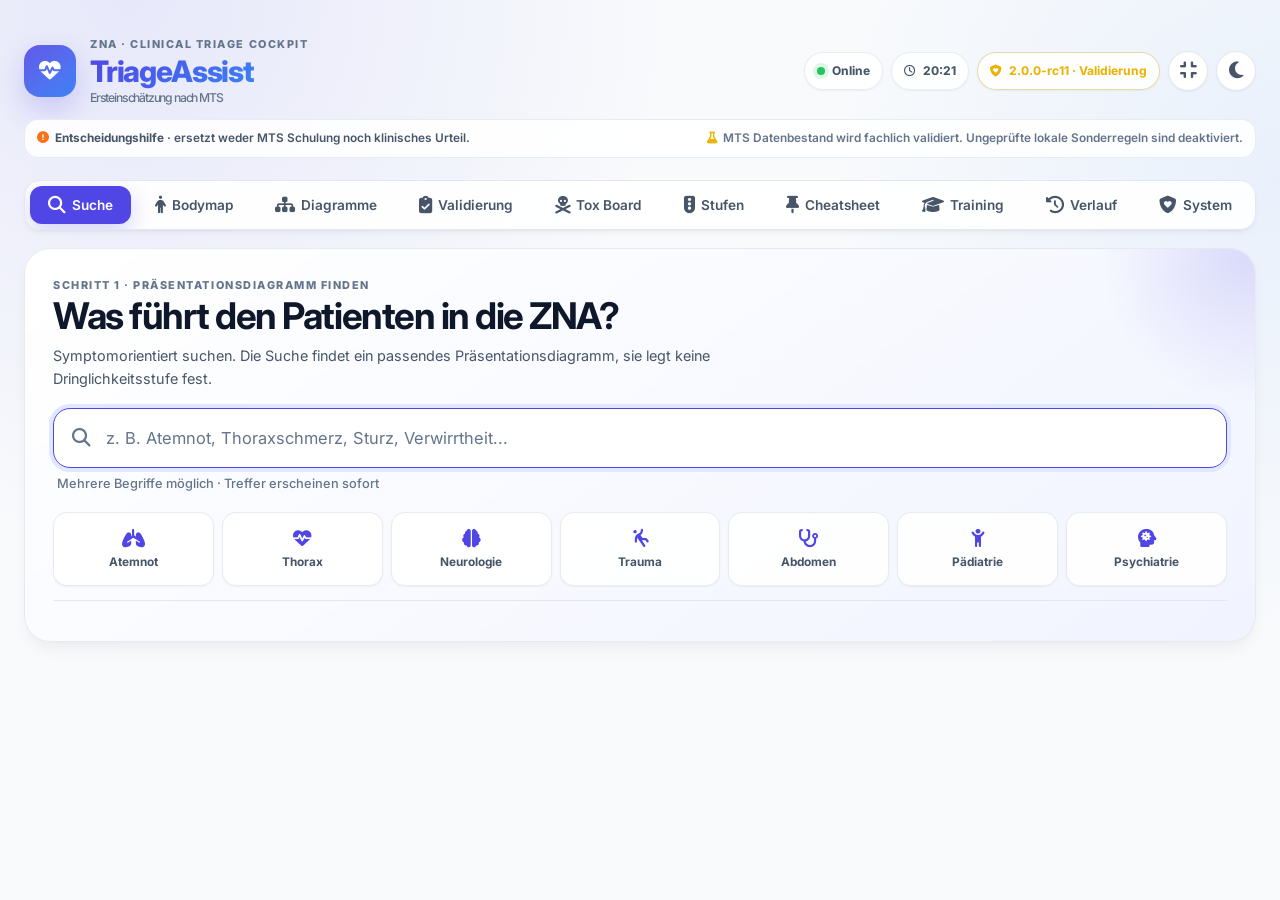
<file: index.html>
<!DOCTYPE html>
<html lang="de">
<head>
<meta charset="UTF-8">
<meta name="viewport" content="width=device-width, initial-scale=1.0, viewport-fit=cover">
  <meta name="theme-color" content="#101827">
  <meta name="apple-mobile-web-app-capable" content="yes">
  <meta name="apple-mobile-web-app-status-bar-style" content="black-translucent">
  <meta name="apple-mobile-web-app-title" content="TriageAssist">
  <link rel="manifest" href="./manifest.json">
<title>TriageAssist | MTS Ersteinschätzung</title>
<link rel="manifest" href="data:application/manifest+json;charset=utf-8,%7B%22name%22%3A%22TriageAssist%22%2C%22short_name%22%3A%22TriageAssist%22%2C%22start_url%22%3A%22.%22%2C%22display%22%3A%22standalone%22%2C%22background_color%22%3A%22%23f8fafc%22%2C%22theme_color%22%3A%22%234f46e5%22%2C%22icons%22%3A%5B%7B%22src%22%3A%22data%3Aimage%2Fsvg%2Bxml%2C%253Csvg%20xmlns%3D%27http%3A%2F%2Fwww.w3.org%2F2000%2Fsvg%27%20viewBox%3D%270%200%20100%20100%27%253E%253Crect%20width%3D%27100%27%20height%3D%27100%27%20fill%3D%27%234f46e5%27%2F%253E%253Ccircle%20cx%3D%2750%27%20cy%3D%2750%27%20r%3D%2730%27%20fill%3D%27white%27%2F%253E%253C%2Fsvg%253E%22%2C%22sizes%22%3A%22192x192%22%2C%22type%22%3A%22image%2Fsvg%2Bxml%22%7D%5D%7D">
<link href="https://fonts.googleapis.com/css2?family=Inter:wght@400;500;600;700;800&display=swap" rel="stylesheet">
<link rel="stylesheet" href="https://cdnjs.cloudflare.com/ajax/libs/font-awesome/6.4.0/css/all.min.css">

<link rel="stylesheet" href="./css/app.css">

</head>
<body>
<div class="app">
  <header class="cockpit-header">
    <div class="cockpit-brand">
      <div class="brand-mark"><i class="fa-solid fa-heart-pulse"></i></div>
      <div>
        <div class="eyebrow">ZNA · Clinical Triage Cockpit</div>
        <h1><span class="hl">TriageAssist</span><span class="sub">Ersteinschätzung nach MTS</span></h1>
      </div>
    </div>
    <div class="cockpit-status">
      <div class="status-chip" id="netStatus"><span class="status-dot"></span><span>Online</span></div>
      <div class="status-chip"><i class="fa-regular fa-clock"></i><span id="liveClock">--:--</span></div>
      <div class="status-chip validation-chip"><i class="fa-solid fa-shield-heart"></i><span id="versionBadge">V2 · Validierung</span></div>
      <button class="hb" onclick="toggleFocus()" id="focusBtn" title="Fokusmodus an/aus"><i class="fa-solid fa-compress"></i></button>
      <button class="hb" onclick="toggleTheme()" id="themeBtn" title="Dark/Light Mode"><i class="fa-solid fa-moon"></i></button>
    </div>
    <div class="safety-strip">
      <div><i class="fa-solid fa-circle-exclamation"></i><b>Entscheidungshilfe</b> · ersetzt weder MTS Schulung noch klinisches Urteil.</div>
      <div class="validation-note"><i class="fa-solid fa-flask"></i>MTS Datenbestand wird fachlich validiert. Ungeprüfte lokale Sonderregeln sind deaktiviert.</div>
    </div>
  </header>
  
  <nav class="nav-tabs">
    <button class="nt on" data-t="search"><i class="fa-solid fa-magnifying-glass"></i> Suche</button>
    <button class="nt" data-t="body"><i class="fa-solid fa-person"></i> Bodymap</button>
    <button class="nt" data-t="diag"><i class="fa-solid fa-sitemap"></i> Diagramme</button>
    <button class="nt" data-t="validate"><i class="fa-solid fa-clipboard-check"></i> Validierung</button>
    <button class="nt" data-t="tox"><i class="fa-solid fa-skull-crossbones"></i> Tox Board</button>
    <button class="nt" data-t="lvl"><i class="fa-solid fa-traffic-light"></i> Stufen</button>
    <button class="nt" data-t="cs"><i class="fa-solid fa-thumbtack"></i> Cheatsheet</button>
    <button class="nt" data-t="train"><i class="fa-solid fa-graduation-cap"></i> Training</button>
    <button class="nt" data-t="hist"><i class="fa-solid fa-clock-rotate-left"></i> Verlauf</button>
    <button class="nt" data-t="health"><i class="fa-solid fa-shield-heart"></i> System</button>
  </nav>

  <div class="pnl on" id="p-search">
    <section class="triage-hero">
      <div class="hero-copy">
        <div class="eyebrow">Schritt 1 · Präsentationsdiagramm finden</div>
        <h2>Was führt den Patienten in die ZNA?</h2>
        <p>Symptomorientiert suchen. Die Suche findet ein passendes Präsentationsdiagramm, sie legt keine Dringlichkeitsstufe fest.</p>
      </div>
      <div class="hero-search">
        <div class="sb cockpit-search"><i class="fa-solid fa-magnifying-glass"></i><input type="text" id="SI" placeholder="z. B. Atemnot, Thoraxschmerz, Sturz, Verwirrtheit..." autocomplete="off"></div>
        <div class="hint" id="sH">Mehrere Begriffe möglich · Treffer erscheinen sofort</div>
      </div>
      <div class="quick-grid" aria-label="Schnellzugriffe">
        <button class="quick-card" onclick="quickSearch('atemnot')"><i class="fa-solid fa-lungs"></i><span>Atemnot</span></button>
        <button class="quick-card" onclick="quickSearch('thoraxschmerz')"><i class="fa-solid fa-heart-pulse"></i><span>Thorax</span></button>
        <button class="quick-card" onclick="quickSearch('neurologisch')"><i class="fa-solid fa-brain"></i><span>Neurologie</span></button>
        <button class="quick-card" onclick="quickSearch('sturz')"><i class="fa-solid fa-person-falling"></i><span>Trauma</span></button>
        <button class="quick-card" onclick="quickSearch('bauch')"><i class="fa-solid fa-stethoscope"></i><span>Abdomen</span></button>
        <button class="quick-card" onclick="quickSearch('kind')"><i class="fa-solid fa-child-reaching"></i><span>Pädiatrie</span></button>
        <button class="quick-card" onclick="quickSearch('suizid')"><i class="fa-solid fa-head-side-virus"></i><span>Psychiatrie</span></button>
      </div>
      <div class="recent-diagrams" id="recentDiagrams"></div>
    </section>
    <div class="results-shell">
      <div class="rbar" id="sB" style="display:none"><span id="sC"></span></div>
      <div id="sR"></div>
    </div>
  </div>

  <div class="pnl" id="p-body">
    <div class="bm-page">
      <div class="bm-hint">Körperregion auswählen<span>Vorderseite oder Rückseite für passende Diagramme anklicken</span></div>
      <div class="bm-main">
        <div style="display:flex;flex-direction:column;align-items:center;gap:8px">
          <div class="bm-figs" id="bmC"></div>
          <div class="bm-pills" id="bmP"></div>
        </div>
        <div class="bm-side" id="bmR"><div class="bm-empty"><i class="fa-solid fa-hand-pointer" style="font-size:2rem;margin-bottom:8px;display:block"></i> Region auswählen</div></div>
      </div>
    </div>
  </div>

  <div class="pnl" id="p-diag">
    <div class="sb"><i class="fa-solid fa-filter"></i><input type="text" id="dF" placeholder="Diagramme filtern..." autocomplete="off"></div>
    <div class="frow" id="cF"></div><div class="rbar"><span id="dC"></span></div><div id="dL"></div>
  </div>
  
  <div class="pnl" id="p-validate">
    <section class="validation-center">
      <div class="validation-head">
        <div>
          <div class="eyebrow">Medical Governance</div>
          <h2>Validierungscenter</h2>
          <p>Diagramm für Diagramm dokumentieren, prüfen und freigeben. Der Status verändert niemals automatisch die MTS Einstufung.</p>
        </div>
        <div class="validation-summary" id="validationSummary"></div>
      </div>
      <div class="validation-toolbar">
        <div class="sb validation-search"><i class="fa-solid fa-magnifying-glass"></i><input id="validationSearch" type="text" placeholder="Diagramm, Kategorie oder Status suchen..." autocomplete="off"></div>
        <select id="validationFilter" class="validation-select">
          <option value="">Alle Status</option>
          <option value="unreviewed">Ungeprüft</option>
          <option value="in-review">In Prüfung</option>
          <option value="reviewed">Geprüft</option>
          <option value="local-approved">Lokal freigegeben</option>
          <option value="blocked">Gesperrt</option>
        </select>
      </div>
      <div class="validation-exportbar">
        <button class="eb" onclick="exportValidationState()"><i class="fa-solid fa-file-export"></i> Validierung exportieren</button>
        <button class="eb" onclick="document.getElementById('validationImportFile').click()"><i class="fa-solid fa-file-import"></i> Importieren</button>
        <button class="eb" onclick="resetAllValidation()" style="color:var(--red);border-color:var(--red-border);background:var(--red-bg)"><i class="fa-solid fa-trash"></i> Alle Status zurücksetzen</button>
        <input id="validationImportFile" type="file" accept=".json" style="display:none" onchange="importValidationState(event)">
      </div>
      <div class="validation-legend">
        <span><i class="fa-solid fa-circle" data-vc="unreviewed"></i> Ungeprüft</span>
        <span><i class="fa-solid fa-circle" data-vc="in-review"></i> In Prüfung</span>
        <span><i class="fa-solid fa-circle" data-vc="reviewed"></i> Geprüft</span>
        <span><i class="fa-solid fa-circle" data-vc="local-approved"></i> Lokal freigegeben</span>
        <span><i class="fa-solid fa-circle" data-vc="blocked"></i> Gesperrt</span>
      </div>
      <div id="validationList"></div>
    </section>
  </div>

  <div class="pnl" id="p-tox">
    <div class="cg" id="toxL"></div>
  </div>

  <div class="pnl" id="p-lvl"><div id="lvl"></div></div>
  <div class="pnl" id="p-cs"><div class="cg" id="cht"></div></div>

  <div class="pnl" id="p-train">
    <div id="trainArea"></div>
  </div>

  <div class="pnl" id="p-health">
    <section class="health-center">
      <div class="health-hero">
        <div>
          <div class="eyebrow">System Integrity</div>
          <h2>System Health</h2>
          <p>Technischer Selbstcheck für Datenintegrität, Entscheidungsengine, Cache und Governance-Trennung.</p>
        </div>
        <div id="healthOverall" class="health-overall">Prüfung läuft…</div>
      </div>
      <div class="health-grid" id="healthGrid"></div>
      <div class="health-details">
        <div class="health-details-head">
          <h3><i class="fa-solid fa-list-check"></i> Prüfergebnisse</h3>
          <button class="eb" onclick="runSystemHealth()"><i class="fa-solid fa-rotate"></i> Neu prüfen</button>
        </div>
        <div id="healthChecks"></div>
      </div>
      <div class="local-data-panel">
        <div>
          <h3><i class="fa-solid fa-hard-drive"></i> Lokale Daten</h3>
          <p>Verlauf, Validierungsstatus und Einstellungen vollständig lokal sichern oder wiederherstellen.</p>
        </div>
        <div class="local-data-actions">
          <button class="eb" onclick="exportFullLocalBackup()"><i class="fa-solid fa-box-archive"></i> Komplettbackup</button>
          <button class="eb" onclick="document.getElementById('fullBackupImport').click()"><i class="fa-solid fa-file-import"></i> Backup wiederherstellen</button>
          <input id="fullBackupImport" type="file" accept=".json" style="display:none" onchange="importFullLocalBackup(event)">
        </div>
      </div>
    </section>
  </div>

  <div class="pnl" id="p-hist">
    <div class="sr" id="stR"></div>
    <h3 style="font-size:1.1rem;margin-bottom:12px;font-weight:800;color:var(--text)">Letzte Zuordnungen</h3>
    <div id="hL"></div>
    <div class="es">
      <button class="eb" onclick="expJ()"><i class="fa-solid fa-download"></i> Nur Verlauf sichern</button>
      <button class="eb" onclick="expC()"><i class="fa-solid fa-file-csv"></i> CSV Export</button>
      <button class="eb" onclick="impD()"><i class="fa-solid fa-upload"></i> Verlauf importieren</button>
      <button class="eb" onclick="clrH()" style="color:var(--red);border-color:var(--red-border);background:var(--red-bg)"><i class="fa-solid fa-trash"></i> Löschen</button>
    </div>
    <input type="file" id="impF" accept=".json" style="display:none" onchange="hImp(event)">
  </div>
</div>

<div class="update-banner" id="updateBanner">
  <i class="fa-solid fa-arrow-rotate-right"></i>
  <div><b>Neue Version verfügbar</b><span>Aktualisieren, wenn die laufende Einschätzung abgeschlossen ist.</span></div>
  <button type="button" onclick="applyAppUpdate()">Jetzt aktualisieren</button>
  <button type="button" class="update-later" onclick="dismissAppUpdate()" title="Später"><i class="fa-solid fa-xmark"></i></button>
</div>

<div class="ov" id="detO" onclick="if(event.target===this)clO()"><div class="oc" id="oC"></div></div>
<div class="ov" id="gcsO" onclick="if(event.target===this)clGCS()"><div class="oc" id="gcsC" style="max-width: 500px;"></div></div>
<div class="ov" id="isbarO" onclick="if(event.target===this)clISBAR()"><div class="oc" id="isbarC" style="max-width: 600px;"></div></div>

<script src="./data/mts-data.js"></script>
<script src="./data/clinical-addons.js"></script>
<script src="./data/training-cases.js"></script>
<script src="./data/local-sop.js"></script>
<script src="./data/search-aliases.js"></script>
<script src="./data/search-rules.js"></script>
<script src="./data/search-engine.js"></script>
<script src="./tests/triage-regression.js"></script>
<script src="./tests/search-quality.js"></script>
<script src="./js/app.js"></script>

</body>
</html>
</file>
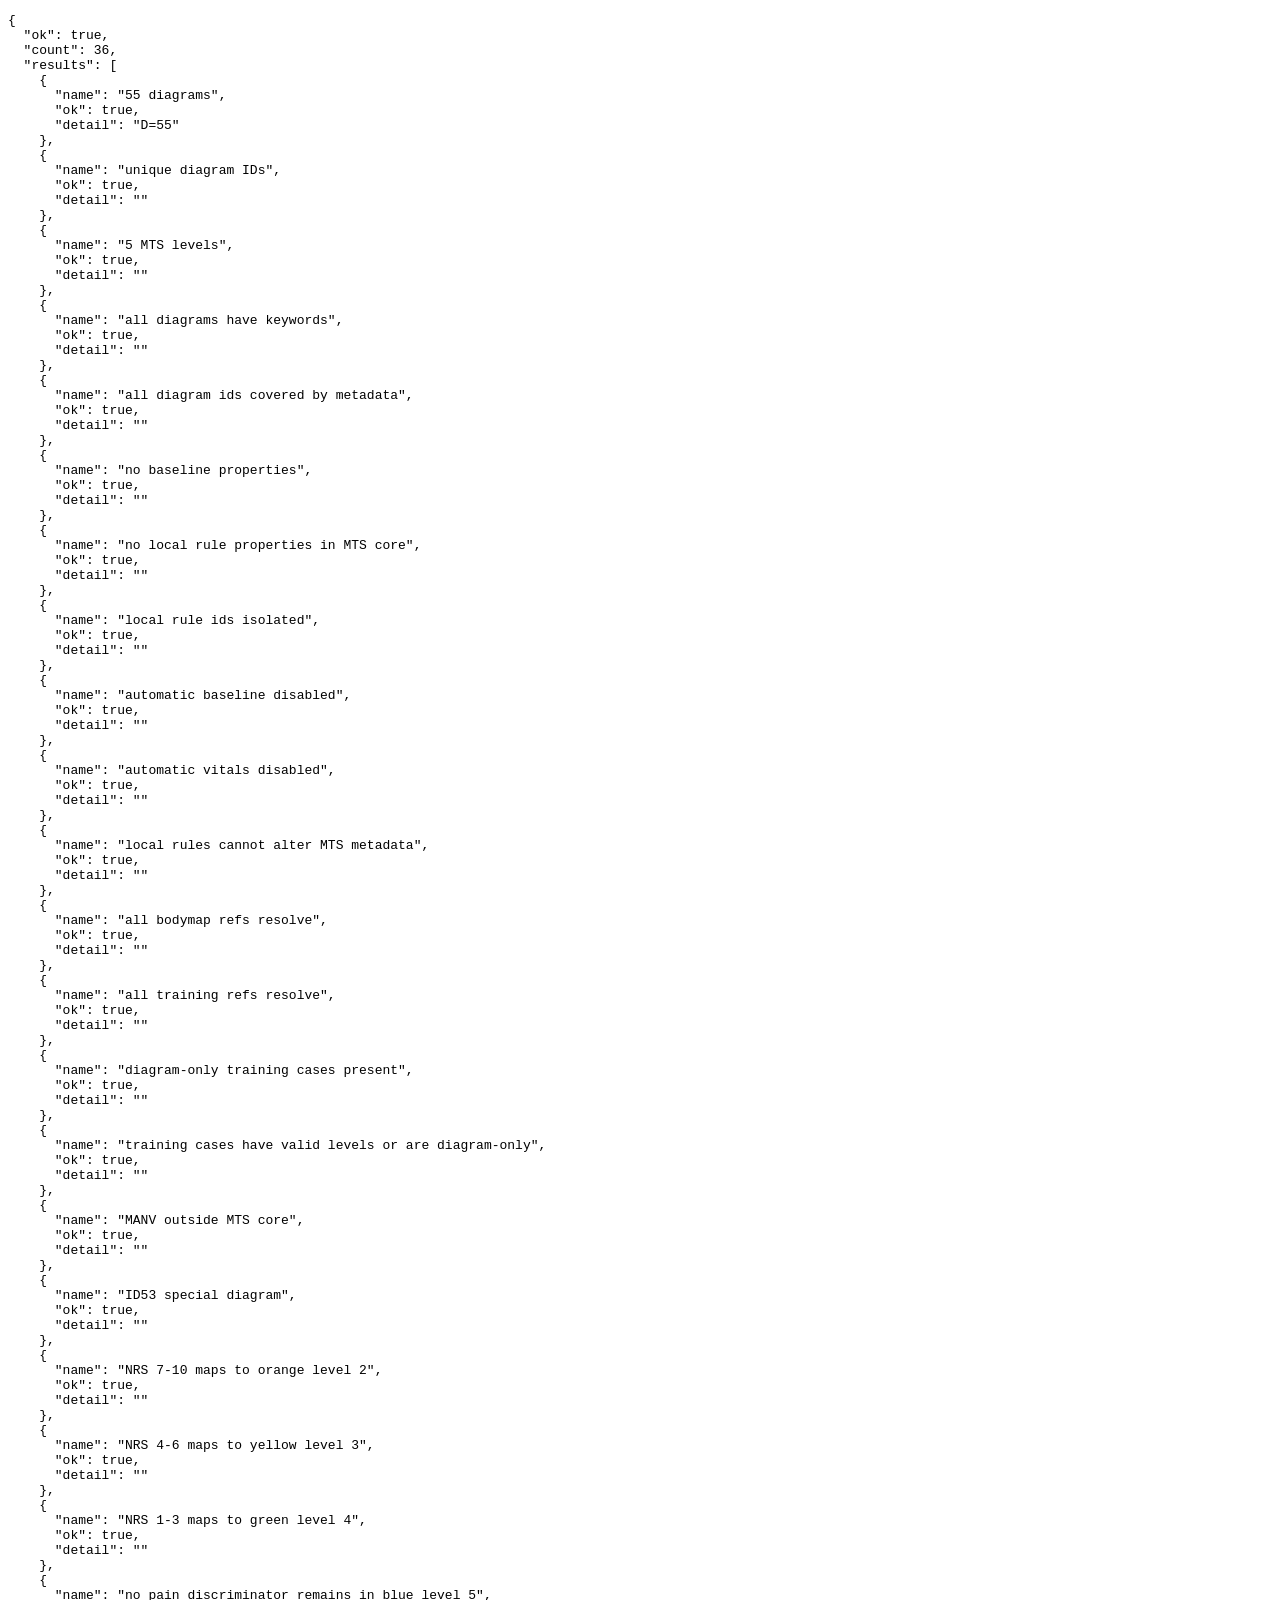
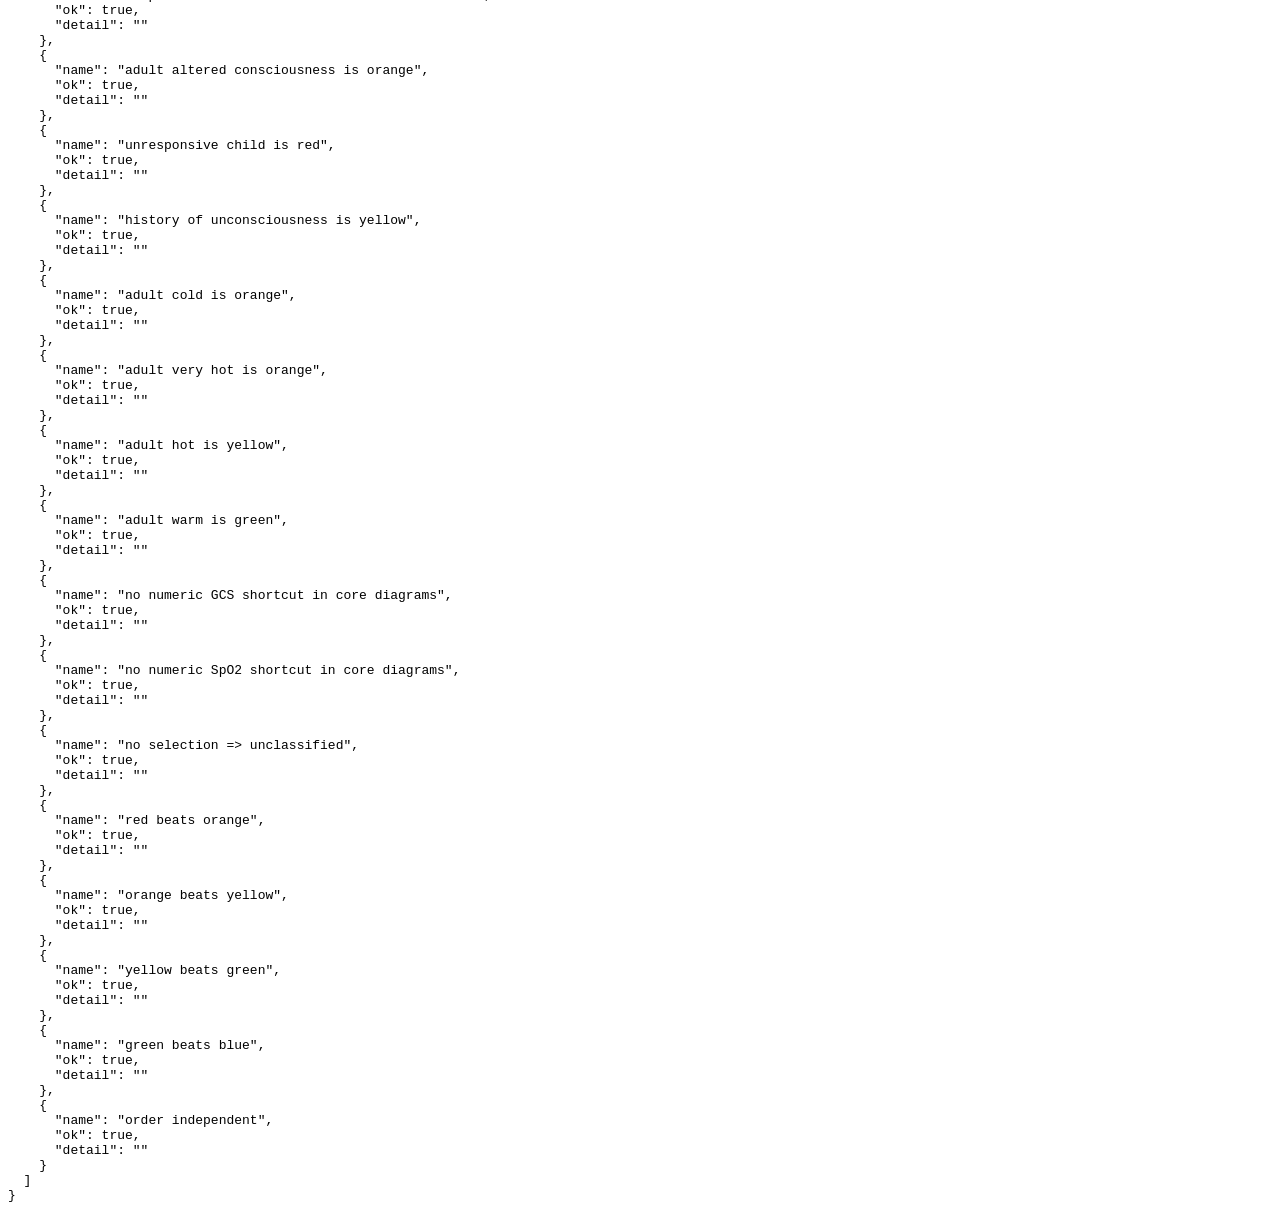
<file: tests/index.html>
<!doctype html>
<html lang="de">
<head><meta charset="utf-8"><title>TriageAssist Tests</title></head>
<body>
<pre id="out">running...</pre>
<script src="../data/mts-data.js"></script>
<script src="../data/clinical-addons.js"></script>
<script src="../data/training-cases.js"></script>
<script src="../data/local-sop.js"></script>
<script src="./triage-regression.js"></script>
<script>
const r=runTriageRegressionTests({D,GI,LV,BR,CASES,LOCAL_RULES,MTS_DATA_META,MTS_DIAGRAM_META});
document.getElementById('out').textContent=JSON.stringify(r,null,2);
document.body.dataset.testStatus=r.ok?'pass':'fail';
</script>
</body>
</html>
</file>
<file: css/app.css>
*,*::before,*::after{box-sizing:border-box;margin:0;padding:0}
:root {
  --bg: #f8fafc;
  --bg2: #ffffff;
  --bg3: #f1f5f9;
  --bg4: #e2e8f0;
  --text: #0f172a;
  --text2: #475569;
  --text3: #64748b;
  
  /* Modern Colors */
  --red: #ef4444; --red-bg: #fef2f2; --red-border: #fca5a5;
  --orange: #f97316; --orange-bg: #fff7ed; --orange-border: #fdba74;
  --yellow: #eab308; --yellow-bg: #fefce8; --yellow-border: #fde047;
  --green: #22c55e; --green-bg: #f0fdf4; --green-border: #86efac;
  --blue: #3b82f6; --blue-bg: #eff6ff; --blue-border: #93c5fd;
  
  --accent: #4f46e5;
  --accent-bg: #e0e7ff;
  --accent-hover: #4338ca;
  
  --card-border: #e2e8f0;
  --radius-lg: 24px;
  --radius: 16px;
  --radius-sm: 10px;
  --radius-xs: 6px;
  
  --shadow-sm: 0 1px 2px 0 rgb(0 0 0 / 0.05);
  --shadow: 0 4px 6px -1px rgb(0 0 0 / 0.05), 0 2px 4px -2px rgb(0 0 0 / 0.05);
  --shadow-lg: 0 10px 15px -3px rgb(0 0 0 / 0.05), 0 4px 6px -4px rgb(0 0 0 / 0.02);
  --shadow-float: 0 20px 25px -5px rgb(0 0 0 / 0.08), 0 8px 10px -6px rgb(0 0 0 / 0.04);
  
  --font: 'Inter', system-ui, sans-serif;
  --mono: var(--font);
  
  --bz-fill: #e2e8f0; --bz-stroke: #cbd5e1; --bz-hover: #cbd5e1; --bz-on: #e0e7ff; --bz-on-s: var(--accent);
  --bz-grad1: #f1f5f9; --bz-grad2: #ffffff;
}

.dark {
  --bg: #070b14;
  --bg2: #101827;
  --bg3: #182235;
  --bg4: #26344b;
  --text: #f8fbff;
  --text2: #d8e1ee;
  --text3: #aebdd0;
  
  --red: #f87171; --red-bg: rgba(239,68,68,0.15); --red-border: rgba(239,68,68,0.3);
  --orange: #fb923c; --orange-bg: rgba(249,115,22,0.15); --orange-border: rgba(249,115,22,0.3);
  --yellow: #facc15; --yellow-bg: rgba(234,179,8,0.15); --yellow-border: rgba(234,179,8,0.3);
  --green: #4ade80; --green-bg: rgba(34,197,94,0.15); --green-border: rgba(34,197,94,0.3);
  --blue: #60a5fa; --blue-bg: rgba(59,130,246,0.15); --blue-border: rgba(59,130,246,0.3);
  
  --accent: #818cf8;
  --accent-bg: rgba(99,102,241,0.15);
  --accent-hover: #a5b4fc;
  
  --card-border: #324158;
  --shadow: 0 4px 6px -1px rgb(0 0 0 / 0.3);
  --shadow-lg: 0 10px 15px -3px rgb(0 0 0 / 0.4);
  --shadow-float: 0 25px 50px -12px rgb(0 0 0 / 0.5);
  
  --bz-fill: #172235; --bz-stroke: #51647f; --bz-hover: #263752; --bz-on: rgba(129,140,248,0.30); --bz-on-s: #a5b4fc;
  --bz-grad1: #101827; --bz-grad2: #1b2940;
}

html { font-size: 16px; scroll-behavior: smooth; }
body { font-family: var(--font); background: var(--bg); color: var(--text); min-height: 100vh; line-height: 1.6; -webkit-font-smoothing: antialiased; transition: background 0.3s, color 0.3s; }
::-webkit-scrollbar { width: 6px; }
::-webkit-scrollbar-track { background: transparent; }
::-webkit-scrollbar-thumb { background: var(--bg4); border-radius: 4px; }

.app { max-width: 1000px; margin: 0 auto; padding: 20px; transition: padding 0.2s; }
header { text-align: center; padding: 30px 16px 20px; position: relative; transition: all 0.2s; }
header h1 { font-size: 2rem; font-weight: 800; letter-spacing: -0.04em; margin-bottom: 4px; transition: all 0.2s; }
header h1 .hl { background: linear-gradient(135deg, var(--accent), var(--blue)); -webkit-background-clip: text; -webkit-text-fill-color: transparent; }
header h1 .sub { font-weight: 500; font-size: 0.9rem; color: var(--text3); display: block; -webkit-text-fill-color: var(--text3); background: none; transition: all 0.2s; }
.hr { position: absolute; top: 16px; right: 16px; display: flex; gap: 8px; transition: all 0.2s; }
.hb { width: 40px; height: 40px; border-radius: 50%; border: 1px solid var(--card-border); background: var(--bg2); color: var(--text2); cursor: pointer; display: flex; align-items: center; justify-content: center; font-size: 1.2rem; transition: all 0.2s; box-shadow: var(--shadow-sm); }
.hb:hover { border-color: var(--accent); color: var(--accent); transform: scale(1.05); }

.disc { background: var(--orange-bg); border: 1px solid var(--orange-border); border-radius: var(--radius-sm); padding: 12px 16px; margin: 16px auto 0; max-width: 680px; font-size: 0.8rem; color: var(--orange); text-align: center; font-weight: 500; display: flex; align-items: center; justify-content: center; gap: 8px; transition: all 0.2s; }
.disc i { font-size: 1.2rem; }

/* Modern Tabs */
.nav-tabs { display: flex; gap: 6px; padding: 6px; background: var(--bg2); border: 1px solid var(--card-border); border-radius: var(--radius-lg); margin: 24px 0; overflow-x: auto; box-shadow: var(--shadow); position: sticky; top: 12px; z-index: 50; transition: all 0.2s; }
.nav-tabs::-webkit-scrollbar { display: none; }
.nt { flex: 1 0 auto; padding: 10px 16px; border: none; background: transparent; color: var(--text2); font-family: var(--font); font-size: 0.85rem; font-weight: 600; border-radius: 100px; cursor: pointer; transition: all 0.2s ease; display: flex; align-items: center; justify-content: center; gap: 6px; }
.nt i { font-size: 1.1rem; }
.nt:hover { color: var(--text); background: var(--bg3); }
.nt.on { color: #fff; background: var(--accent); box-shadow: 0 4px 12px rgba(79, 70, 229, 0.25); }

.pnl { display: none; animation: fadeUp 0.3s cubic-bezier(0.16, 1, 0.3, 1) forwards; opacity: 0; transform: translateY(10px); }
.pnl.on { display: block; }
@keyframes fadeUp { to { opacity: 1; transform: none; } }

/* Search & Inputs */
.sb { position: relative; margin-bottom: 16px; }
.sb input { width: 100%; padding: 14px 16px 14px 44px; background: var(--bg2); border: 2px solid var(--card-border); border-radius: var(--radius); color: var(--text); font-family: var(--font); font-size: 1rem; font-weight: 500; outline: none; transition: all 0.2s; box-shadow: var(--shadow-sm); }
.sb input:focus { border-color: var(--accent); box-shadow: 0 0 0 4px var(--accent-bg); }
.sb input::placeholder { color: var(--text3); font-weight: 400; }
.sb i { position: absolute; left: 16px; top: 50%; transform: translateY(-50%); color: var(--text3); font-size: 1.2rem; pointer-events: none; }
.hint { font-size: 0.8rem; color: var(--text3); margin-top: 4px; padding-left: 4px; font-weight: 500; }

/* Cards */
.card { background: var(--bg2); border: 1px solid var(--card-border); border-radius: var(--radius); padding: 16px 20px; margin-bottom: 12px; transition: all 0.2s cubic-bezier(0.16, 1, 0.3, 1); cursor: pointer; box-shadow: var(--shadow); position: relative; overflow: hidden; }
.card:hover { border-color: var(--accent); box-shadow: var(--shadow-lg); transform: translateY(-2px); }
.card::after { content: ''; position: absolute; left: 0; top: 0; bottom: 0; width: 4px; background: transparent; transition: background 0.2s; }
.card:hover::after { background: var(--accent); }

.ch { display: flex; align-items: center; justify-content: space-between; gap: 10px; margin-bottom: 6px; flex-wrap: wrap; }
.ct { font-weight: 700; font-size: 1.05rem; color: var(--text); }
.cs { font-size: 0.85rem; color: var(--text2); }

.tags { display: flex; flex-wrap: wrap; gap: 6px; margin-top: 10px; }
.tag { font-size: 0.7rem; padding: 4px 10px; border-radius: 100px; font-weight: 600; background: var(--bg3); color: var(--text2); border: 1px solid var(--card-border); }
.tag.m { background: var(--accent-bg); color: var(--accent); border-color: transparent; }

.tb { display: inline-flex; align-items: center; gap: 6px; padding: 4px 12px; border-radius: 100px; font-size: 0.75rem; font-weight: 700; white-space: nowrap; }
.tb-1 { background: var(--red-bg); color: var(--red); border: 1px solid var(--red-border); }
.tb-2 { background: var(--orange-bg); color: var(--orange); border: 1px solid var(--orange-border); }
.tb-3 { background: var(--yellow-bg); color: var(--yellow); border: 1px solid var(--yellow-border); }
.tb-4 { background: var(--green-bg); color: var(--green); border: 1px solid var(--green-border); }
.tb-5 { background: var(--blue-bg); color: var(--blue); border: 1px solid var(--blue-border); }
.td { width: 8px; height: 8px; border-radius: 50%; display: inline-block; box-shadow: inset 0 1px 2px rgba(0,0,0,0.1); }
.td-1 { background: var(--red); } .td-2 { background: var(--orange); } .td-3 { background: var(--yellow); } .td-4 { background: var(--green); } .td-5 { background: var(--blue); }

.rbar { display: flex; align-items: center; margin-bottom: 12px; font-size: 0.85rem; color: var(--text2); font-weight: 500; }
.rbar b { color: var(--text); margin-right: 4px; font-weight: 700; }
.frow { display: flex; flex-wrap: wrap; gap: 6px; margin-bottom: 16px; }
.fb { padding: 6px 14px; border: 1px solid var(--card-border); background: var(--bg2); color: var(--text2); font-family: var(--font); font-size: 0.8rem; font-weight: 600; border-radius: 100px; cursor: pointer; transition: all 0.2s; box-shadow: var(--shadow-sm); }
.fb:hover { border-color: var(--text3); color: var(--text); }
.fb.a { background: var(--accent); color: #fff; border-color: var(--accent); box-shadow: 0 4px 10px rgba(79, 70, 229, 0.2); }

/* Levels */
.lc { border-radius: var(--radius); padding: 20px; margin-bottom: 12px; display: flex; flex-direction: column; gap: 8px; box-shadow: var(--shadow); position: relative; overflow: hidden; }
.lc h3 { font-size: 1.1rem; font-weight: 800; display: flex; align-items: center; gap: 8px; }
.lc .tm { font-size: 0.85rem; font-weight: 600; font-family: var(--mono); }
.lc .ds { font-size: 0.9rem; line-height: 1.6; opacity: 0.9; }
.lc::before { content: ''; position: absolute; left: 0; top: 0; bottom: 0; width: 6px; }
.lc-1 { background: var(--red-bg); color: var(--red); border: 1px solid var(--red-border); } .lc-1::before { background: var(--red); }
.lc-2 { background: var(--orange-bg); color: var(--orange); border: 1px solid var(--orange-border); } .lc-2::before { background: var(--orange); }
.lc-3 { background: var(--yellow-bg); color: var(--yellow); border: 1px solid var(--yellow-border); } .lc-3::before { background: var(--yellow); }
.lc-4 { background: var(--green-bg); color: var(--green); border: 1px solid var(--green-border); } .lc-4::before { background: var(--green); }
.lc-5 { background: var(--blue-bg); color: var(--blue); border: 1px solid var(--blue-border); } .lc-5::before { background: var(--blue); }

/* Overlay Elements */
.triage-banner { padding: 16px 20px; border-radius: var(--radius); margin: 16px 0 20px; display: flex; align-items: center; justify-content: space-between; font-weight: 800; font-size: 1.2rem; transition: all 0.3s ease; box-shadow: var(--shadow); }
.triage-banner .t-time { font-size: 0.85rem; opacity: 0.9; font-weight: 700; font-family: var(--mono); background: rgba(255,255,255,0.2); padding: 4px 10px; border-radius: 100px; }
.t-b-1{background:var(--red);color:#fff;}
.t-b-2{background:var(--orange);color:#fff;}
.t-b-3{background:var(--yellow);color:#000;}
.t-b-4{background:var(--green);color:#fff;}
.t-b-5{background:var(--blue);color:#fff;}

.rule-box { background: var(--bg3); padding: 14px 16px; border-radius: var(--radius-sm); margin-bottom: 8px; display: flex; gap: 12px; align-items: flex-start; cursor: pointer; transition: all 0.2s; border: 1px solid var(--card-border); }
.rule-box:hover { background: var(--bg4); }
.rule-box.active { background: var(--accent-bg); border-color: var(--accent); box-shadow: inset 0 0 0 1px var(--accent); }
.rule-box input { margin-top: 4px; width: 18px; height: 18px; accent-color: var(--accent); pointer-events: none; }
.rule-txt { font-size: 0.95rem; font-weight: 700; color: var(--text); line-height: 1.3; }
.rule-sub { font-size: 0.8rem; color: var(--text3); display: block; margin-top: 4px; font-weight: 500; }

.ind-row { display: flex; align-items: flex-start; gap: 12px; padding: 12px 14px; border-bottom: 1px solid var(--card-border); cursor: pointer; transition: background 0.2s; border-radius: var(--radius-xs); }
.ind-row:hover { background: var(--bg3); }
.ind-row input { margin-top: 3px; width: 18px; height: 18px; accent-color: var(--accent); pointer-events: none; }
.ind-txt { font-size: 0.9rem; color: var(--text); line-height: 1.4; }
.ind-head { padding: 8px 14px; font-weight: 800; font-size: 0.85rem; color: #fff; margin-top: 12px; border-radius: var(--radius-xs); display: flex; align-items: center; gap: 8px; }

/* Dynamische Vitals */
.vitals-grid { display: grid; grid-template-columns: repeat(auto-fit, minmax(80px, 1fr)); gap: 10px; margin-bottom: 20px; transition: all 0.2s; }
.vital-input-box { background: var(--bg2); border: 1px solid var(--card-border); border-radius: var(--radius-sm); padding: 10px; text-align: center; box-shadow: var(--shadow-sm); transition: all 0.2s; }
.vital-input-box:focus-within { border-color: var(--accent); box-shadow: 0 0 0 3px var(--accent-bg); }
.vital-input-box label { display: block; font-size: 0.75rem; font-weight: 700; color: var(--text3); margin-bottom: 6px; text-transform: uppercase; letter-spacing: 0.05em; }
.vital-input-box input { width: 100%; text-align: center; font-family: var(--mono); font-size: 1.1rem; font-weight: 700; color: var(--text); border: none; background: transparent; padding: 4px; outline: none; }

/* ===== BODYMAP ===== */
.bm-page { display: flex; flex-direction: column; align-items: center; }
.bm-hint { text-align: center; color: var(--text); font-size: 0.9rem; margin-bottom: 20px; font-weight: 700; transition: all 0.2s; }
.bm-hint span { color: var(--text3); font-weight: 500; font-size: 0.8rem; display: block; margin-top: 4px; }
.bm-main { display: flex; gap: 30px; align-items: flex-start; width: 100%; transition: all 0.2s; }
.bm-figs { flex: 0 0 auto; display: flex; gap: 12px; position: sticky; top: 20px; transition: all 0.2s; }
.bm-fig { width: 180px; background: var(--bg2); border: 1px solid var(--card-border); border-radius: var(--radius); padding: 16px 10px 12px; box-shadow: var(--shadow); text-align: center; transition: all 0.2s; }
.bm-fig svg { width: 100%; height: auto; display: block; }
.bm-fig svg .bz { fill: var(--bz-fill); stroke: var(--bz-stroke); stroke-width: 2; cursor: pointer; transition: all 0.2s cubic-bezier(0.16, 1, 0.3, 1); stroke-linejoin: round; stroke-linecap: round; }
.bm-fig svg .bz:hover { fill: var(--bz-hover); stroke: var(--text3); }
.bm-fig svg .bz.on { fill: var(--bz-on); stroke: var(--bz-on-s); stroke-width: 3; filter: drop-shadow(0 4px 10px rgba(79, 70, 229, 0.3)); }
.bm-fig svg .bl { fill: var(--text3); font-family: var(--font); font-weight: 700; pointer-events: none; user-select: none; }
.bm-fig-lbl { font-size: 0.75rem; font-weight: 700; color: var(--text3); text-transform: uppercase; letter-spacing: 0.08em; margin-top: 10px; }
.bm-pills { display: flex; flex-wrap: wrap; gap: 6px; justify-content: center; margin-top: 16px; max-width: 380px; transition: all 0.2s; }
.bm-pill { padding: 8px 16px; border: 1px solid var(--card-border); background: var(--bg2); color: var(--text2); font-family: var(--font); font-size: 0.8rem; font-weight: 600; border-radius: 100px; cursor: pointer; transition: all 0.2s; box-shadow: var(--shadow-sm); display: flex; align-items: center; gap: 6px; }
.bm-pill i { font-size: 1.1rem; }
.bm-pill:hover { border-color: var(--accent); color: var(--accent); transform: translateY(-1px); }
.bm-pill.on { background: var(--accent); color: #fff; border-color: var(--accent); box-shadow: 0 4px 12px rgba(79, 70, 229, 0.25); }
.bm-side { flex: 1; min-width: 0; }
.bm-side h3 { font-size: 1.2rem; font-weight: 800; margin-bottom: 4px; color: var(--text); }
.bm-side .sub { font-size: 0.85rem; color: var(--text3); margin-bottom: 16px; font-weight: 500; }
.bm-di { padding: 14px 16px; background: var(--bg2); border: 1px solid var(--card-border); border-radius: var(--radius-sm); cursor: pointer; transition: all 0.2s cubic-bezier(0.16, 1, 0.3, 1); box-shadow: var(--shadow-sm); margin-bottom: 10px; display: flex; justify-content: space-between; align-items: center; }
.bm-di:hover { border-color: var(--accent); transform: translateX(4px); box-shadow: var(--shadow); }
.bm-di strong { font-size: 0.95rem; font-weight: 700; color: var(--text); }
.bm-di span { font-size: 0.8rem; color: var(--text3); font-family: var(--mono); }
.bm-empty { color: var(--text3); font-size: 0.9rem; padding: 40px 20px; text-align: center; font-weight: 500; background: var(--bg2); border: 1px dashed var(--card-border); border-radius: var(--radius); }

/* Cheatsheet */
.cg { display: grid; grid-template-columns: repeat(auto-fill, minmax(280px, 1fr)); gap: 16px; }
.cc { background: var(--bg2); border: 1px solid var(--card-border); border-radius: var(--radius); padding: 20px; box-shadow: var(--shadow); transition: transform 0.2s; }
.cc:hover { transform: translateY(-2px); box-shadow: var(--shadow-lg); }
.cc h4 { font-size: 0.95rem; font-weight: 800; margin-bottom: 10px; color: var(--text); border-bottom: 2px solid var(--bg3); padding-bottom: 8px; display:flex; align-items:center; gap:8px; }
.cc ul { list-style: none; }
.cc li { font-size: 0.85rem; color: var(--text2); padding: 4px 0 4px 20px; position: relative; line-height: 1.5; font-weight: 500; }
.cc li i { position: absolute; left: 0; top: 6px; color: var(--accent); font-size: 0.9rem; }

/* Stats */
.sr { display: grid; grid-template-columns: repeat(auto-fill, minmax(140px, 1fr)); gap: 12px; margin-bottom: 24px; }
.sx { background: var(--bg2); border: 1px solid var(--card-border); border-radius: var(--radius); padding: 16px; text-align: center; box-shadow: var(--shadow); }
.sx .n { font-size: 1.8rem; font-weight: 800; font-family: var(--mono); color: var(--accent); line-height: 1; }
.sx .l { font-size: 0.8rem; color: var(--text3); margin-top: 6px; font-weight: 600; text-transform: uppercase; letter-spacing: 0.05em; }
.hi { display: flex; align-items: center; justify-content: space-between; padding: 16px; background: var(--bg2); border: 1px solid var(--card-border); border-radius: var(--radius); margin-bottom: 12px; box-shadow: var(--shadow-sm); transition: all 0.2s; }
.hi:hover { border-color: var(--text3); }
.hi .inf { flex: 1; }
.hi .sym { font-weight: 700; font-size: 0.95rem; color: var(--text); }
.hi .met { font-size: 0.8rem; color: var(--text3); margin-top: 4px; font-weight: 500; display: flex; align-items: center; gap: 8px; }
.ib { width: 32px; height: 32px; display: flex; align-items: center; justify-content: center; border: 1px solid var(--card-border); background: var(--bg3); border-radius: var(--radius-xs); color: var(--text2); cursor: pointer; transition: all 0.2s; font-size: 1rem; }
.ib:hover { background: var(--red-bg); border-color: var(--red); color: var(--red); }
.ib.view:hover { background: var(--accent-bg); border-color: var(--accent); color: var(--accent); }
.es { display: flex; flex-wrap: wrap; gap: 8px; margin-top: 24px; }
.eb { padding: 10px 16px; background: var(--bg2); border: 1px solid var(--card-border); border-radius: 100px; color: var(--text); font-family: var(--font); font-size: 0.85rem; font-weight: 600; cursor: pointer; transition: all 0.2s; display: flex; align-items: center; gap: 8px; box-shadow: var(--shadow-sm); }
.eb i { font-size: 1.1rem; }
.eb:hover { border-color: var(--accent); color: var(--accent); background: var(--bg3); }

/* Overlay */
.ov { display: none; position: fixed; inset: 0; background: rgba(15, 23, 42, 0.6); z-index: 100; align-items: center; justify-content: center; padding: 20px; backdrop-filter: blur(4px); }
.ov.open { display: flex; }
.oc { background: var(--bg2); border: 1px solid var(--card-border); border-radius: var(--radius-lg); max-width: 650px; width: 100%; max-height: 85vh; overflow-y: auto; padding: 28px; position: relative; animation: scaleUp 0.3s cubic-bezier(0.16, 1, 0.3, 1); box-shadow: var(--shadow-float); }
@keyframes scaleUp { from { opacity: 0; transform: scale(0.95) translateY(10px); } to { opacity: 1; transform: scale(1) translateY(0); } }
.ox { position: absolute; top: 16px; right: 16px; width: 44px; height: 44px; display: flex; align-items: center; justify-content: center; border: none; background: var(--bg3); border-radius: 50%; color: var(--text2); cursor: pointer; font-size: 1.4rem; transition: all 0.2s; }
.ox:hover { background: var(--red-bg); color: var(--red); transform: rotate(90deg); }
.rbtn { padding: 12px 24px; background: var(--bg3); border: 1px solid var(--card-border); border-radius: 100px; color: var(--text); font-family: var(--font); font-size: 0.9rem; cursor: pointer; transition: all 0.2s; font-weight: 700; display: inline-flex; align-items: center; gap: 8px; }
.rbtn:hover { border-color: var(--text3); }
.rbtn.primary { background: var(--accent); color: #fff; border-color: var(--accent); box-shadow: 0 4px 12px rgba(79, 70, 229, 0.3); }
.rbtn.primary:hover { background: var(--accent-hover); transform: translateY(-1px); }
.empty { text-align: center; padding: 40px 20px; color: var(--text3); font-size: 0.95rem; font-weight: 500; background: var(--bg2); border-radius: var(--radius); border: 1px dashed var(--card-border); }

/* === GCS und QSOFA Rechner === */
.gcs-grid { display: grid; gap: 8px; margin-bottom: 16px; }
.gcs-row { display: flex; flex-direction: column; gap: 4px; }
.gcs-row-title { font-size: 0.85rem; font-weight: 700; color: var(--text); display: flex; justify-content: space-between; }
.gcs-btns { display: flex; gap: 6px; flex-wrap: wrap; }
.gcs-btn { flex: 1; min-width: 60px; padding: 8px; background: var(--bg3); border: 1px solid var(--card-border); border-radius: var(--radius-sm); font-size: 0.8rem; font-weight: 600; cursor: pointer; transition: all 0.2s; text-align: center; color: var(--text2); }
.gcs-btn:hover { border-color: var(--text3); color: var(--text); }
.gcs-btn.on { background: var(--accent); color: #fff; border-color: var(--accent); box-shadow: 0 4px 10px rgba(79, 70, 229, 0.2); }
.qsf-box { padding: 12px; background: var(--bg3); border-radius: var(--radius-sm); border: 1px solid var(--card-border); margin-bottom: 8px; display: flex; justify-content: space-between; align-items: center; cursor: pointer; }
.qsf-box.on { background: var(--red-bg); border-color: var(--red); color: var(--red); }
.qsf-score { font-size: 1.5rem; font-weight: 800; text-align: center; margin: 16px 0; font-family: var(--mono); }

/* === MODERN TRAINING UI === */
.trn-header { display: flex; justify-content: space-between; align-items: center; margin-bottom: 16px; }
.trn-header h3 { font-size: 1.2rem; font-weight: 800; color: var(--text); display: flex; align-items: center; gap: 8px; }
.trn-stats { display: flex; gap: 12px; }
.trn-stat { background: var(--bg2); padding: 6px 12px; border-radius: 100px; font-size: 0.85rem; font-weight: 700; border: 1px solid var(--card-border); box-shadow: var(--shadow-sm); display: flex; align-items: center; gap: 6px; }
.trn-stat i { color: var(--accent); font-size: 1.1rem; }
.trn-progress { height: 8px; background: var(--bg3); border-radius: 100px; overflow: hidden; margin-bottom: 24px; }
.trn-progress-bar { height: 100%; background: linear-gradient(90deg, var(--accent), var(--blue)); border-radius: 100px; transition: width 0.4s ease; }

.trn-card { background: var(--bg2); border: 1px solid var(--card-border); border-radius: var(--radius-lg); padding: 24px; box-shadow: var(--shadow); margin-bottom: 24px; position: relative; }
.trn-badge { position: absolute; top: -12px; left: 24px; background: var(--accent); color: white; padding: 4px 12px; border-radius: 100px; font-size: 0.75rem; font-weight: 800; letter-spacing: 0.05em; text-transform: uppercase; box-shadow: 0 2px 8px rgba(79, 70, 229, 0.3); }
.trn-scenario { font-size: 1.15rem; font-weight: 600; line-height: 1.5; color: var(--text); margin-top: 8px; }

.trn-q { font-size: 0.9rem; font-weight: 700; color: var(--text2); margin-bottom: 12px; text-transform: uppercase; letter-spacing: 0.05em; }
.trn-opts { display: grid; grid-template-columns: 1fr; gap: 10px; margin-bottom: 24px; }
@media(min-width: 640px) { .trn-opts { grid-template-columns: 1fr 1fr; } }
.trn-opt { background: var(--bg2); border: 2px solid var(--card-border); border-radius: var(--radius); padding: 16px; font-weight: 600; font-size: 0.95rem; cursor: pointer; transition: all 0.2s; display: flex; align-items: center; gap: 12px; box-shadow: var(--shadow-sm); }
.trn-opt:hover { border-color: var(--accent); background: var(--accent-bg); transform: translateY(-2px); }
.trn-opt.correct { border-color: var(--green); background: var(--green-bg); color: var(--green); box-shadow: 0 4px 12px rgba(34, 197, 94, 0.2); }
.trn-opt.wrong { border-color: var(--red); background: var(--red-bg); color: var(--red); }
.trn-opt.dimmed { opacity: 0.4; filter: grayscale(1); pointer-events: none; }

.trn-lvl-grid { display: grid; grid-template-columns: repeat(auto-fit, minmax(120px, 1fr)); gap: 10px; margin-bottom: 20px; }
.trn-lvl-btn { padding: 14px; border: 2px solid var(--card-border); border-radius: var(--radius-sm); font-weight: 700; background: var(--bg2); cursor: pointer; transition: all 0.2s; display: flex; align-items: center; justify-content: center; gap: 8px; font-size: 0.95rem; }
.trn-lvl-btn:hover { border-color: var(--text3); background: var(--bg3); }
.trn-lvl-btn.on { border-color: var(--green); background: var(--green-bg); color: var(--green); }
.trn-lvl-btn.wrong { border-color: var(--red); background: var(--red-bg); color: var(--red); }

.trn-explain { background: var(--green-bg); border: 1px solid var(--green-border); border-radius: var(--radius-sm); padding: 16px; margin-bottom: 20px; font-size: 0.95rem; color: #166534; line-height: 1.5; }
.dark .trn-explain { color: #86efac; }
.trn-explain b { display: flex; align-items: center; gap: 6px; margin-bottom: 6px; font-size: 1rem; }
.trn-next { width: 100%; padding: 16px; background: var(--text); color: var(--bg); border: none; border-radius: var(--radius); font-size: 1rem; font-weight: 700; cursor: pointer; transition: all 0.2s; display: flex; align-items: center; justify-content: center; gap: 8px; }
.trn-next:hover { opacity: 0.9; transform: translateY(-2px); box-shadow: var(--shadow-lg); }

/* === ZNA FOCUS MODE === */
body.focus-mode header { padding: 16px 12px 10px; text-align: left; display: flex; align-items: center; justify-content: space-between; }
body.focus-mode header h1 { font-size: 1.4rem; margin: 0; }
body.focus-mode header h1 .sub { display: none; }
body.focus-mode .disc { display: none; }
body.focus-mode .hr { position: static; margin-left: 16px; }
body.focus-mode .app { padding: 8px; }
body.focus-mode .nav-tabs { margin: 12px 0; }
body.focus-mode .card { padding: 12px; margin-bottom: 8px; }
body.focus-mode .card .ct { font-size: 0.95rem; }
body.focus-mode .bm-hint { display: none; }
body.focus-mode .bm-fig { width: 120px; padding: 10px 4px; }
body.focus-mode .bm-main { gap: 10px; flex-direction: row; flex-wrap: wrap; justify-content: center; }
body.focus-mode .vitals-grid { gap: 6px; }
body.focus-mode .vital-input-box { padding: 6px; }

@media(max-width:768px){.bm-main{flex-direction:column;align-items:center}.bm-figs{position:static}.bm-fig{width:150px} body.focus-mode .bm-main { flex-direction: column; align-items: center; }}
@media(max-width:640px){html{font-size:15px}.app{padding:12px}header h1{font-size:1.5rem}.nt{padding:8px 12px;font-size:0.8rem}.sr{grid-template-columns:repeat(2,1fr)}.cg{grid-template-columns:1fr}.bm-fig{width:130px}}
:focus-visible{outline:2px solid var(--accent);outline-offset:2px;border-radius:4px;}
@media print{body{background:#fff!important;color:#000!important}.nav-tabs,.sb,.frow,.es,.hr,.ov{display:none!important}}


/* ===== ZNA COCKPIT V2 ===== */
:root{
  --panel: color-mix(in srgb, var(--bg2) 88%, transparent);
  --panel-strong: color-mix(in srgb, var(--bg2) 96%, transparent);
  --glass-border: color-mix(in srgb, var(--card-border) 82%, transparent);
}
body{
  background:
    radial-gradient(circle at 10% 0%, color-mix(in srgb,var(--accent) 10%,transparent), transparent 34rem),
    radial-gradient(circle at 100% 20%, color-mix(in srgb,var(--blue) 8%,transparent), transparent 28rem),
    var(--bg);
}
.app{max-width:1280px;padding:18px 24px 36px}
.cockpit-header{
  padding:18px 0 12px;
  display:grid;
  grid-template-columns:minmax(0,1fr) auto;
  align-items:center;
  gap:14px 24px;
  text-align:left;
}
.cockpit-brand{display:flex;align-items:center;gap:14px;min-width:0}
.brand-mark{
  width:52px;height:52px;border-radius:16px;display:grid;place-items:center;
  background:linear-gradient(145deg,color-mix(in srgb,var(--accent) 90%,white),var(--blue));
  color:white;font-size:1.35rem;box-shadow:0 12px 30px color-mix(in srgb,var(--accent) 24%,transparent);
}
.eyebrow{
  font-size:.68rem;letter-spacing:.14em;text-transform:uppercase;
  color:var(--text3);font-weight:800;margin-bottom:3px;
}
.cockpit-header h1{margin:0;font-size:1.85rem;line-height:1.05}
.cockpit-header h1 .sub{font-size:.76rem;margin-top:5px}
.cockpit-status{display:flex;align-items:center;justify-content:flex-end;gap:8px;flex-wrap:wrap}
.status-chip{
  height:38px;padding:0 12px;border:1px solid var(--glass-border);
  background:var(--panel);backdrop-filter:blur(12px);border-radius:999px;
  display:flex;align-items:center;gap:7px;color:var(--text2);font-size:.75rem;font-weight:750;
  box-shadow:var(--shadow-sm)
}
.status-dot{width:8px;height:8px;border-radius:50%;background:var(--green);box-shadow:0 0 0 4px color-mix(in srgb,var(--green) 14%,transparent)}
.status-chip.offline .status-dot{background:var(--red);box-shadow:0 0 0 4px color-mix(in srgb,var(--red) 14%,transparent)}
.validation-chip{color:var(--yellow);border-color:color-mix(in srgb,var(--yellow) 34%,var(--glass-border))}
.safety-strip{
  grid-column:1/-1;display:flex;justify-content:space-between;gap:14px;flex-wrap:wrap;
  border:1px solid var(--glass-border);background:var(--panel);backdrop-filter:blur(12px);
  border-radius:14px;padding:9px 12px;color:var(--text2);font-size:.74rem;font-weight:600;
}
.safety-strip i{margin-right:6px;color:var(--orange)}
.validation-note{color:var(--text3)}
.validation-note i{color:var(--yellow)}

.nav-tabs{
  margin:10px 0 18px;top:8px;border-radius:16px;padding:5px;
  background:color-mix(in srgb,var(--bg2) 90%,transparent);backdrop-filter:blur(18px);
}
.nt{padding:10px 14px;border-radius:12px}
.nt.on{box-shadow:0 8px 22px color-mix(in srgb,var(--accent) 24%,transparent)}

.triage-hero{
  position:relative;overflow:hidden;border:1px solid var(--glass-border);border-radius:26px;
  background:linear-gradient(145deg,var(--panel-strong),color-mix(in srgb,var(--accent-bg) 45%,var(--bg2)));
  padding:28px;box-shadow:var(--shadow-lg);margin-bottom:18px;
}
.triage-hero::after{
  content:"";position:absolute;width:300px;height:300px;border-radius:50%;
  right:-140px;top:-140px;background:radial-gradient(circle,color-mix(in srgb,var(--accent) 16%,transparent),transparent 68%);
  pointer-events:none;
}
.hero-copy{max-width:700px;margin-bottom:18px;position:relative;z-index:1}
.hero-copy h2{font-size:clamp(1.55rem,3vw,2.3rem);letter-spacing:-.04em;line-height:1.05;margin-bottom:8px}
.hero-copy p{color:var(--text2);font-size:.9rem;max-width:700px}
.hero-search{position:relative;z-index:1}
.cockpit-search{margin-bottom:6px}
.cockpit-search input{
  min-height:60px;border-radius:17px;padding-left:52px;font-size:1.03rem;
  border:1px solid var(--glass-border);background:var(--bg2);
  box-shadow:0 12px 35px rgb(0 0 0 / .07);
}
.cockpit-search i{left:19px;font-size:1.15rem}
.quick-grid{
  display:grid;grid-template-columns:repeat(7,minmax(0,1fr));gap:8px;margin-top:18px;position:relative;z-index:1;
}
.quick-card{
  min-height:74px;border:1px solid var(--glass-border);border-radius:14px;background:var(--panel);
  color:var(--text2);font-family:var(--font);font-weight:700;font-size:.74rem;
  display:flex;flex-direction:column;align-items:center;justify-content:center;gap:7px;cursor:pointer;
  transition:.18s ease;box-shadow:var(--shadow-sm)
}
.quick-card i{font-size:1.15rem;color:var(--accent)}
.quick-card:hover{transform:translateY(-2px);border-color:var(--accent);color:var(--text);box-shadow:var(--shadow)}
.results-shell{max-width:100%}
.results-shell .card{background:var(--panel-strong);backdrop-filter:blur(10px)}

.ov{background:rgb(2 6 23 / .72);backdrop-filter:blur(10px)}
.oc{
  max-width:920px;max-height:92vh;border-radius:24px;padding:24px;
  border:1px solid color-mix(in srgb,var(--card-border) 75%,transparent);
  box-shadow:0 30px 80px rgb(0 0 0 / .34);
}
.triage-banner{
  position:sticky;top:0;z-index:3;border-radius:18px;padding:18px 20px;margin:18px 0;
  box-shadow:0 14px 32px rgb(0 0 0 / .15);
}
.t-b-1,.t-b-2{position:relative;overflow:hidden}
.t-b-1::after,.t-b-2::after{
  content:"";position:absolute;inset:-30%;background:radial-gradient(circle,rgba(255,255,255,.16),transparent 38%);
  animation:triagePulse 2.4s ease-in-out infinite;pointer-events:none;
}
@keyframes triagePulse{0%,100%{transform:scale(.7);opacity:.15}50%{transform:scale(1.35);opacity:.55}}
@media(prefers-reduced-motion:reduce){.t-b-1::after,.t-b-2::after{animation:none}.pnl{animation:none}}

.decision-trace{
  margin:0 0 20px;border:1px solid var(--glass-border);border-radius:18px;background:var(--panel);
  padding:16px 16px 12px;box-shadow:var(--shadow-sm)
}
.trace-head{display:flex;align-items:center;justify-content:space-between;gap:12px;margin-bottom:12px}
.trace-head h4{font-size:.9rem;display:flex;align-items:center;gap:7px}
.trace-badge{font-size:.68rem;font-weight:800;color:var(--text3);padding:4px 8px;border-radius:999px;background:var(--bg3)}
.trace-list{display:flex;flex-direction:column;gap:8px}
.trace-item{
  display:grid;grid-template-columns:26px minmax(0,1fr) auto;align-items:center;gap:10px;
  padding:10px 11px;border-radius:11px;background:var(--bg2);border:1px solid var(--card-border)
}
.trace-icon{width:26px;height:26px;border-radius:8px;display:grid;place-items:center;background:var(--bg3);color:var(--text3);font-size:.75rem}
.trace-label{font-size:.82rem;color:var(--text2);line-height:1.35}
.trace-label b{color:var(--text)}
.trace-level{font-family:var(--mono);font-size:.7rem;font-weight:800}
.trace-empty{font-size:.8rem;color:var(--text3);padding:8px 2px}

.ind-head{border-radius:10px;margin-top:14px}
.ind-row{margin-top:5px;border:1px solid var(--card-border);background:var(--panel);border-radius:10px}
.ind-row:hover{border-color:var(--accent)}
.ind-row:has(input:checked){box-shadow:inset 0 0 0 1px var(--accent);background:var(--accent-bg)}
.vitals-grid{grid-template-columns:repeat(4,minmax(110px,1fr))}
.vital-input-box{border-radius:13px;padding:12px;background:var(--panel)}
.rule-box{border-radius:11px}

@media(max-width:980px){
  .quick-grid{grid-template-columns:repeat(4,minmax(0,1fr))}
  .cockpit-header{grid-template-columns:1fr}
  .cockpit-status{justify-content:flex-start}
}
@media(max-width:640px){
  .app{padding:10px}
  .triage-hero{padding:20px;border-radius:20px}
  .quick-grid{grid-template-columns:repeat(2,minmax(0,1fr))}
  .quick-card:last-child{grid-column:1/-1}
  .cockpit-status .status-chip:nth-child(2){display:none}
  .safety-strip{font-size:.7rem}
  .oc{padding:18px 14px;border-radius:20px}
  .vitals-grid{grid-template-columns:repeat(2,minmax(0,1fr))}
}


/* Cockpit compatibility with legacy focus mode */
body.focus-mode .cockpit-header{
  padding:10px 0 8px;
  display:grid;
  grid-template-columns:minmax(0,1fr) auto;
  align-items:center;
}
body.focus-mode .cockpit-header h1{font-size:1.35rem}
body.focus-mode .cockpit-brand .brand-mark{width:42px;height:42px;border-radius:13px}
body.focus-mode .cockpit-status{margin:0}
body.focus-mode .cockpit-header .safety-strip{display:none}
body.focus-mode .triage-hero{padding:18px;margin-bottom:10px}
body.focus-mode .hero-copy p{display:none}
body.focus-mode .quick-grid{margin-top:10px}
body.focus-mode .nav-tabs{margin:8px 0 12px}
body.focus-mode .oc{max-height:96vh}
@media(max-width:760px){
  body.focus-mode .cockpit-header{grid-template-columns:1fr}
}

.t-b-neutral{
  background:var(--panel);
  color:var(--text);
  border:1px dashed var(--card-border);
  box-shadow:var(--shadow-sm);
}
.t-b-neutral .t-time{
  background:var(--bg3);
  color:var(--text3);
}


/* ===== VALIDATION CENTER E1 ===== */
.validation-center{display:flex;flex-direction:column;gap:16px}
.validation-head{
  display:flex;justify-content:space-between;gap:20px;align-items:flex-end;
  padding:22px;border:1px solid var(--glass-border);border-radius:22px;background:var(--panel);
  box-shadow:var(--shadow)
}
.validation-head h2{font-size:1.55rem;letter-spacing:-.03em;margin-bottom:5px}
.validation-head p{color:var(--text2);font-size:.86rem;max-width:720px}
.validation-summary{display:flex;gap:8px;flex-wrap:wrap;justify-content:flex-end}
.validation-kpi{
  min-width:88px;padding:10px 12px;border:1px solid var(--card-border);border-radius:13px;
  background:var(--bg2);text-align:center;box-shadow:var(--shadow-sm)
}
.validation-kpi b{display:block;font-family:var(--mono);font-size:1.05rem}
.validation-kpi span{font-size:.66rem;color:var(--text3);font-weight:700;text-transform:uppercase;letter-spacing:.05em}
.validation-toolbar{display:grid;grid-template-columns:minmax(0,1fr) 220px;gap:10px}
.validation-search{margin:0}
.validation-select{
  width:100%;border:1px solid var(--card-border);border-radius:13px;background:var(--bg2);
  color:var(--text);font-family:var(--font);font-weight:700;padding:0 12px;outline:none;
}
.validation-legend{
  display:flex;gap:14px;flex-wrap:wrap;padding:0 2px;color:var(--text3);font-size:.72rem;font-weight:700
}
.validation-legend span{display:flex;align-items:center;gap:6px}
.validation-legend [data-vc="unreviewed"]{color:var(--text3)}
.validation-legend [data-vc="in-review"]{color:var(--yellow)}
.validation-legend [data-vc="reviewed"]{color:var(--blue)}
.validation-legend [data-vc="local-approved"]{color:var(--green)}
.validation-legend [data-vc="blocked"]{color:var(--red)}
.validation-row{
  display:grid;grid-template-columns:minmax(230px,1.4fr) 150px 160px 120px;
  gap:12px;align-items:center;padding:14px 16px;border:1px solid var(--card-border);
  background:var(--panel);border-radius:15px;margin-bottom:9px;box-shadow:var(--shadow-sm)
}
.validation-row:hover{border-color:var(--accent)}
.validation-title{display:flex;align-items:flex-start;gap:10px;min-width:0}
.validation-id{
  width:32px;height:32px;border-radius:10px;background:var(--bg3);display:grid;place-items:center;
  font-family:var(--mono);font-size:.72rem;font-weight:800;color:var(--text2);flex:0 0 auto
}
.validation-title strong{display:block;font-size:.86rem;line-height:1.25}
.validation-title small{display:block;color:var(--text3);font-size:.7rem;margin-top:3px}
.validation-status{
  border:1px solid var(--card-border);border-radius:999px;padding:7px 10px;background:var(--bg2);
  color:var(--text);font-family:var(--font);font-size:.73rem;font-weight:750
}
.validation-meta{font-size:.72rem;color:var(--text3);line-height:1.35}
.validation-actions{display:flex;justify-content:flex-end;gap:6px}
.validation-actions button{
  width:34px;height:34px;border-radius:10px;border:1px solid var(--card-border);
  background:var(--bg2);color:var(--text2);cursor:pointer
}
.validation-actions button:hover{border-color:var(--accent);color:var(--accent)}
.validation-drawer{
  margin-top:-2px;margin-bottom:10px;padding:16px;border:1px solid var(--card-border);
  border-top:none;border-radius:0 0 15px 15px;background:var(--bg3)
}
.validation-form-grid{display:grid;grid-template-columns:1fr 1fr;gap:12px}
.validation-form-grid label{font-size:.7rem;color:var(--text3);font-weight:750;display:block;margin-bottom:5px}
.validation-form-grid input,.validation-form-grid textarea{
  width:100%;border:1px solid var(--card-border);background:var(--bg2);color:var(--text);
  border-radius:10px;padding:9px 10px;font-family:var(--font);font-size:.8rem;outline:none
}
.validation-form-grid textarea{min-height:90px;resize:vertical}
.validation-form-grid .full{grid-column:1/-1}
.validation-savebar{display:flex;justify-content:flex-end;gap:8px;margin-top:12px}
.validation-status-pill{
  display:inline-flex;align-items:center;gap:6px;padding:4px 8px;border-radius:999px;font-size:.68rem;font-weight:800;
  border:1px solid var(--card-border);background:var(--bg3);color:var(--text3)
}
.validation-status-pill.in-review{color:var(--yellow);border-color:var(--yellow-border);background:var(--yellow-bg)}
.validation-status-pill.reviewed{color:var(--blue);border-color:var(--blue-border);background:var(--blue-bg)}
.validation-status-pill.local-approved{color:var(--green);border-color:var(--green-border);background:var(--green-bg)}
.validation-status-pill.blocked{color:var(--red);border-color:var(--red-border);background:var(--red-bg)}
@media(max-width:820px){
  .validation-head{align-items:flex-start;flex-direction:column}
  .validation-summary{justify-content:flex-start}
  .validation-toolbar{grid-template-columns:1fr}
  .validation-row{grid-template-columns:1fr 130px}
  .validation-row .validation-meta{display:none}
  .validation-actions{grid-column:2}
  .validation-form-grid{grid-template-columns:1fr}
  .validation-form-grid .full{grid-column:auto}
}

.validation-exportbar{display:flex;gap:8px;flex-wrap:wrap;margin-top:-4px}


/* ===== SYSTEM HEALTH F1 ===== */
.health-center{display:flex;flex-direction:column;gap:16px}
.health-hero{
  display:flex;justify-content:space-between;align-items:center;gap:20px;
  padding:22px;border:1px solid var(--glass-border);border-radius:22px;background:var(--panel);
  box-shadow:var(--shadow)
}
.health-hero h2{font-size:1.55rem;letter-spacing:-.03em;margin-bottom:5px}
.health-hero p{color:var(--text2);font-size:.86rem;max-width:700px}
.health-overall{
  min-width:210px;padding:14px 16px;border:1px solid var(--card-border);border-radius:16px;
  background:var(--bg2);display:flex;align-items:center;gap:10px
}
.health-overall i{font-size:1.35rem}
.health-overall b{display:block;font-size:.86rem}
.health-overall span{display:block;font-size:.7rem;color:var(--text3);margin-top:2px}
.health-overall.pass{border-color:var(--green-border);background:var(--green-bg);color:var(--green)}
.health-overall.fail{border-color:var(--red-border);background:var(--red-bg);color:var(--red)}
.health-grid{display:grid;grid-template-columns:repeat(5,minmax(0,1fr));gap:10px}
.health-card{
  padding:14px;border:1px solid var(--card-border);border-radius:15px;background:var(--panel);
  display:flex;align-items:center;gap:10px;box-shadow:var(--shadow-sm)
}
.health-card i{width:34px;height:34px;border-radius:10px;display:grid;place-items:center;background:var(--accent-bg);color:var(--accent)}
.health-card b{display:block;font-family:var(--mono);font-size:.9rem}
.health-card span{display:block;color:var(--text3);font-size:.66rem;font-weight:700;text-transform:uppercase;letter-spacing:.04em;margin-top:2px}
.health-details{
  border:1px solid var(--card-border);border-radius:18px;background:var(--panel);padding:16px
}
.health-details-head{display:flex;align-items:center;justify-content:space-between;gap:12px;margin-bottom:10px}
.health-details-head h3{font-size:.95rem;display:flex;align-items:center;gap:7px}
.health-check{
  display:flex;gap:10px;align-items:flex-start;padding:9px 10px;border-bottom:1px solid var(--card-border);
  font-size:.78rem
}
.health-check:last-child{border-bottom:none}
.health-check.ok i{color:var(--green)}
.health-check.bad i{color:var(--red)}
.health-check b{display:block;color:var(--text)}
.health-check span{display:block;color:var(--text3);font-size:.7rem;margin-top:2px}
@media(max-width:900px){.health-grid{grid-template-columns:repeat(2,minmax(0,1fr))}}
@media(max-width:640px){
  .health-hero{flex-direction:column;align-items:flex-start}
  .health-overall{width:100%}
  .health-grid{grid-template-columns:1fr}
}


/* ===== UI POLISH G1 ===== */
button,input,select,textarea,option{font-family:var(--font)}
.mono,.sx .n,.validation-id,.health-card b,.trace-level,.hi .met,.bm-di span{font-family:var(--font)!important}
.dark body{background:
  radial-gradient(circle at 10% 0%,rgba(99,102,241,.12),transparent 34rem),
  radial-gradient(circle at 100% 20%,rgba(59,130,246,.09),transparent 28rem),
  var(--bg)}
.dark .card,.dark .oc,.dark .validation-row,.dark .health-details,.dark .health-card,.dark .decision-trace,
.dark .vital-input-box,.dark .bm-fig,.dark .bm-empty,.dark .cc,.dark .sx,.dark .hi{
  background:#101827;
  border-color:#324158;
}
.dark .status-chip,.dark .safety-strip,.dark .triage-hero,.dark .results-shell .card,
.dark .validation-head,.dark .health-hero{
  background:rgba(16,24,39,.96);
  border-color:#324158;
}
.dark input,.dark select,.dark textarea{
  background:#0b1220!important;color:#f8fbff!important;border-color:#41516b!important;
}
.dark input::placeholder,.dark textarea::placeholder{color:#8495ac!important}
.dark .tag,.dark .trace-badge,.dark .t-b-neutral .t-time{background:#182235;color:#d8e1ee;border-color:#324158}
.dark .nt{color:#c8d3e2}
.dark .nt:hover{color:#fff;background:#182235}
.dark .hint,.dark .cs,.dark .sub,.dark .validation-meta,.dark .trace-empty{color:#aebdd0!important}
.dark .quick-card{background:#111b2c;border-color:#324158;color:#d8e1ee}
.dark .quick-card:hover{background:#17243a;color:#fff}
.dark .bm-pill{background:#111b2c;border-color:#3b4b63;color:#d8e1ee}
.dark .bm-di{background:#111b2c;border-color:#324158}
.dark .validation-select{background:#0b1220;color:#f8fbff;border-color:#41516b}

/* Search clear buttons */
.sb input{padding-right:48px}
.search-clear{
  position:absolute;right:10px;top:50%;transform:translateY(-50%);
  width:32px;height:32px;border-radius:9px;border:0;background:transparent;
  color:var(--text3);display:none;align-items:center;justify-content:center;
  cursor:pointer;z-index:3;font-size:.9rem
}
.search-clear.show{display:flex}
.search-clear:hover{background:var(--bg3);color:var(--text)}
.dark .search-clear:hover{background:#1c2940}

/* Modern Bodymap */
.bm-page{align-items:stretch}
.bm-hint{text-align:left;margin-bottom:16px;padding:0 4px}
.bm-main{gap:22px;align-items:stretch}
.bm-figs{
  position:sticky;top:84px;gap:14px;padding:14px;
  background:var(--panel);border:1px solid var(--glass-border);border-radius:22px;
  box-shadow:var(--shadow);backdrop-filter:blur(14px)
}
.bm-fig{
  width:210px;padding:12px 8px 10px;border-radius:18px;background:var(--bg2);
  box-shadow:none;overflow:hidden
}
.bm-fig svg{height:500px;width:100%}
.bm-fig svg .bz{
  fill:url(#bodyFill);stroke:var(--bz-stroke);stroke-width:1.5;
  filter:drop-shadow(0 3px 7px rgba(15,23,42,.08))
}
.bm-fig svg .bz:hover{fill:var(--bz-hover);stroke:var(--accent);stroke-width:2}
.bm-fig svg .bz.on{fill:var(--bz-on);stroke:var(--bz-on-s);stroke-width:2.5}
.bm-fig svg .body-outline{fill:none;stroke:color-mix(in srgb,var(--text3) 28%,transparent);stroke-width:1;pointer-events:none}
.bm-fig svg .body-detail{fill:none;stroke:color-mix(in srgb,var(--text3) 24%,transparent);stroke-width:.9;pointer-events:none}
.bm-fig svg .bl{fill:var(--text2);font-size:8px;font-weight:700}
.bm-fig-lbl{
  margin-top:4px;padding:6px 10px;border-radius:999px;background:var(--bg3);
  display:inline-block;color:var(--text2);font-size:.7rem;letter-spacing:.06em
}
.bm-side{padding:18px;border:1px solid var(--glass-border);border-radius:22px;background:var(--panel)}
.bm-empty{min-height:100%;display:grid;place-items:center;align-content:center}
.bm-pills{max-width:none;justify-content:flex-start;margin-top:10px}
@media(max-width:1000px){
  .bm-main{flex-direction:column}
  .bm-figs{position:relative;top:auto;justify-content:center}
  .bm-side{min-height:180px}
}
@media(max-width:560px){
  .bm-figs{overflow-x:auto;justify-content:flex-start}
  .bm-fig{min-width:180px;width:180px}
  .bm-fig svg{height:430px}
}

/* Vital warnings */
.vital-input-box{position:relative;transition:.18s ease}
.vital-input-box.vital-alert{
  border-color:var(--orange)!important;background:var(--orange-bg)!important;
  box-shadow:0 0 0 3px color-mix(in srgb,var(--orange) 12%,transparent)
}
.vital-input-box.vital-critical{
  border-color:var(--red)!important;background:var(--red-bg)!important;
  box-shadow:0 0 0 3px color-mix(in srgb,var(--red) 12%,transparent)
}
.vital-flag{
  display:flex;gap:9px;align-items:flex-start;margin:10px 0 16px;padding:11px 12px;
  border-radius:12px;border:1px solid var(--orange-border);background:var(--orange-bg);
  color:var(--text2);font-size:.78rem;line-height:1.45
}
.vital-flag.critical{border-color:var(--red-border);background:var(--red-bg)}
.vital-flag i{color:var(--orange);margin-top:2px}
.vital-flag.critical i{color:var(--red)}
.vital-flag b{color:var(--text)}


/* ===== PRIORITY PICKER / LINKED LOCAL RULES RC3 ===== */
.priority-pick{margin-top:8px;padding-top:8px;border-top:1px solid color-mix(in srgb,var(--card-border) 80%,transparent)}
.priority-pick>span{display:block;font-size:.7rem;font-weight:750;color:var(--text3);margin-bottom:6px}
.priority-dots{display:flex;gap:6px;flex-wrap:wrap}
.priority-dot{
  display:inline-flex;align-items:center;gap:5px;padding:6px 8px;border:1px solid var(--card-border);
  background:var(--bg2);color:var(--text2);border-radius:9px;font:700 .7rem var(--font);cursor:pointer
}
.priority-dot:hover,.priority-dot.suggested{border-color:var(--accent);color:var(--text);box-shadow:0 0 0 2px var(--accent-bg)}
.priority-dot .td{width:9px;height:9px}
.vital-advisory-item{margin-top:9px;padding-top:9px;border-top:1px solid color-mix(in srgb,var(--card-border) 75%,transparent)}
.local-rule-link{
  width:100%;display:flex;justify-content:space-between;align-items:center;gap:12px;text-align:left;
  padding:11px 12px;background:var(--bg2);border:1px solid var(--card-border);border-radius:10px;
  color:var(--text2);font-family:var(--font);cursor:pointer;transition:.16s ease
}
.local-rule-link:hover{border-color:var(--accent);transform:translateX(2px);box-shadow:var(--shadow-sm)}
.local-rule-link>span:first-child{min-width:0}
.local-rule-link b{color:var(--text);font-size:.8rem}
.local-rule-link small{display:block;color:var(--text3);font-size:.7rem;margin-top:2px}
.local-rule-action{display:flex;align-items:center;gap:6px;color:var(--text);font-size:.72rem;font-weight:800;white-space:nowrap}
.manual-priority-chip{
  display:flex;align-items:center;gap:8px;margin:-8px 0 14px;padding:9px 11px;
  border:1px solid var(--accent);background:var(--accent-bg);border-radius:11px;color:var(--text2);font-size:.76rem
}
.manual-priority-chip>span{flex:1}
.manual-priority-chip button{border:0;background:transparent;color:var(--text2);cursor:pointer;font-size:.9rem}
@media(max-width:640px){
  .local-rule-link{align-items:flex-start;flex-direction:column}
  .local-rule-action{width:100%;justify-content:flex-end}
  .priority-dot{flex:1;justify-content:center}
}


/* ===== RC4 SAVE / NAVIGATION / RECENTS ===== */
.recent-diagrams{
  display:flex;align-items:flex-start;gap:10px;flex-wrap:wrap;margin-top:14px;
  padding-top:12px;border-top:1px solid var(--card-border)
}
.recent-diagrams>span{font-size:.7rem;font-weight:800;color:var(--text3);display:flex;align-items:center;gap:6px;padding-top:7px}
.recent-diagrams>div{display:flex;gap:7px;flex-wrap:wrap}
.recent-diagrams button{
  display:inline-flex;align-items:center;gap:6px;padding:7px 10px;border-radius:999px;
  border:1px solid var(--card-border);background:var(--bg2);color:var(--text2);
  font:700 .72rem var(--font);cursor:pointer;transition:.16s ease
}
.recent-diagrams button:hover{border-color:var(--accent);color:var(--text);transform:translateY(-1px)}
.hist-detail{display:flex;gap:10px;flex-wrap:wrap;margin-top:5px;color:var(--text3);font-size:.7rem}
.hist-detail span{display:inline-flex;align-items:center;gap:5px}
.app-toast{
  position:fixed;left:50%;bottom:24px;transform:translate(-50%,20px);
  z-index:9999;min-width:280px;max-width:min(92vw,620px);padding:12px 15px;
  border-radius:13px;background:var(--bg2);border:1px solid var(--green-border);
  color:var(--text);box-shadow:var(--shadow-float);display:flex;align-items:center;gap:9px;
  opacity:0;pointer-events:none;transition:.2s ease;font-size:.8rem;font-weight:700
}
.app-toast i{color:var(--green);font-size:1.05rem}
.app-toast.error{border-color:var(--red-border)}
.app-toast.error i{color:var(--red)}
.app-toast.show{opacity:1;transform:translate(-50%,0)}
.dark .recent-diagrams button{background:#101827;border-color:#324158;color:#d8e1ee}
.dark .app-toast{background:#101827;border-color:#2f855a}
@media(max-width:640px){
  .recent-diagrams{display:block}
  .recent-diagrams>span{margin-bottom:7px}
  .recent-diagrams>div{display:grid;grid-template-columns:1fr}
  .recent-diagrams button{border-radius:10px;justify-content:flex-start}
  .app-toast{bottom:12px}
}


/* ===== RC5 HISTORY RESTORE ===== */
.saved-snapshot{
  margin:14px 0 16px;padding:14px 15px;border:1px solid var(--accent);
  background:var(--accent-bg);border-radius:14px
}
.saved-snapshot-head{display:flex;align-items:center;gap:10px;margin-bottom:10px}
.saved-snapshot-head>i{color:var(--accent);font-size:1.05rem}
.saved-snapshot-head b{display:block;color:var(--text);font-size:.82rem}
.saved-snapshot-head span{display:block;color:var(--text3);font-size:.7rem;margin-top:2px}
.saved-snapshot-grid{display:grid;grid-template-columns:repeat(3,minmax(0,1fr));gap:8px}
.saved-snapshot-grid span{
  display:block;padding:9px 10px;border:1px solid var(--card-border);
  background:var(--bg2);border-radius:10px;color:var(--text2);font-size:.74rem
}
.saved-snapshot-grid b{display:block;color:var(--text3);font-size:.64rem;text-transform:uppercase;letter-spacing:.05em;margin-bottom:3px}
.saved-snapshot-note{
  margin-top:9px;padding:8px 10px;border-radius:9px;background:var(--yellow-bg);
  border:1px solid var(--yellow-border);color:var(--text2);font-size:.72rem
}
@media(max-width:700px){.saved-snapshot-grid{grid-template-columns:1fr}}


/* ===== RC6 MOBILE / IPHONE ===== */
@media(max-width:760px){
  html,body{overscroll-behavior-y:none}
  body{padding-bottom:env(safe-area-inset-bottom)}
  .app{
    max-width:none;
    padding:8px 10px calc(18px + env(safe-area-inset-bottom));
  }
  .cockpit-header{
    position:relative;
    padding-top:calc(10px + env(safe-area-inset-top));
    gap:10px;
  }
  .cockpit-brand{gap:10px}
  .brand-mark{width:42px;height:42px;border-radius:13px;font-size:1.05rem}
  .cockpit-header h1{font-size:1.38rem}
  .cockpit-header h1 .sub{font-size:.68rem}
  .cockpit-status{
    display:grid;
    grid-template-columns:1fr 1fr auto auto;
    gap:6px;
    width:100%;
  }
  .status-chip{
    height:34px;
    min-width:0;
    padding:0 9px;
    font-size:.68rem;
    justify-content:center;
  }
  .cockpit-status .validation-chip{display:none}
  .cockpit-status .hb{
    width:34px;height:34px;border-radius:10px;
  }
  .safety-strip{
    padding:8px 10px;
    border-radius:12px;
    line-height:1.35;
  }
  .validation-note{display:none}

  .nav-tabs{
    position:sticky;
    top:0;
    z-index:50;
    display:flex;
    overflow-x:auto;
    overscroll-behavior-x:contain;
    scrollbar-width:none;
    gap:4px;
    padding:5px;
    margin:6px -2px 12px;
    border-radius:14px;
    box-shadow:0 8px 24px rgba(0,0,0,.12);
  }
  .nav-tabs::-webkit-scrollbar{display:none}
  .nt{
    flex:0 0 auto;
    min-height:42px;
    padding:9px 11px;
    font-size:.72rem;
    white-space:nowrap;
  }

  .triage-hero{
    padding:16px 14px;
    border-radius:18px;
    margin-bottom:12px;
  }
  .hero-copy{margin-bottom:12px}
  .hero-copy h2{font-size:1.45rem}
  .hero-copy p{font-size:.8rem}
  .cockpit-search input{
    min-height:54px;
    font-size:1rem;
    border-radius:14px;
  }
  .quick-grid{
    display:flex;
    gap:7px;
    overflow-x:auto;
    scrollbar-width:none;
    padding-bottom:2px;
  }
  .quick-grid::-webkit-scrollbar{display:none}
  .quick-card{
    flex:0 0 92px;
    min-height:66px;
    border-radius:13px;
  }
  .quick-card:last-child{grid-column:auto}
  .recent-diagrams>div{
    display:flex;
    overflow-x:auto;
    flex-wrap:nowrap;
    scrollbar-width:none;
    padding-bottom:2px;
  }
  .recent-diagrams>div::-webkit-scrollbar{display:none}
  .recent-diagrams button{flex:0 0 auto;white-space:nowrap}

  .card{
    padding:14px;
    border-radius:14px;
  }
  .ch{gap:8px;align-items:flex-start}
  .ct{font-size:.9rem;line-height:1.25}
  .tags{gap:5px}
  .tag{font-size:.66rem}

  .ov{
    align-items:stretch;
    padding:0;
  }
  .oc{
    width:100%;
    max-width:none;
    max-height:100dvh;
    min-height:100dvh;
    border-radius:0;
    padding:
      calc(16px + env(safe-area-inset-top))
      14px
      calc(94px + env(safe-area-inset-bottom));
    overflow-y:auto;
  }
  .ox{
    position:sticky;
    top:calc(2px + env(safe-area-inset-top));
    margin-left:auto;
    z-index:10;
    width:42px;height:42px;
    border-radius:12px;
  }
  .triage-banner{
    top:calc(4px + env(safe-area-inset-top));
    padding:14px;
    border-radius:14px;
  }
  .t-time{font-size:.78rem}
  .decision-trace{padding:13px}
  .trace-item{
    grid-template-columns:26px minmax(0,1fr);
  }
  .trace-level{
    grid-column:2;
    justify-self:start;
    margin-top:-2px;
  }
  .vitals-grid{
    grid-template-columns:1fr 1fr;
    gap:8px;
  }
  .vital-input-box{padding:10px}
  .vital-input-box input,.vital-input-box select{
    min-height:44px;
    font-size:16px; /* prevents iOS zoom */
  }
  .ind-row{
    min-height:48px;
    padding:11px 10px;
  }
  .rbtn,.eb{
    min-height:44px;
  }

  .priority-dots{
    display:grid;
    grid-template-columns:repeat(2,minmax(0,1fr));
  }
  .priority-dot{
    min-height:42px;
    width:100%;
  }

  .bm-main{gap:12px}
  .bm-figs{
    position:relative;
    top:auto;
    width:100%;
    overflow-x:auto;
    justify-content:flex-start;
    padding:10px;
  }
  .bm-fig{
    flex:0 0 165px;
    min-width:165px;
  }
  .bm-fig svg{height:390px}
  .bm-side{padding:12px;border-radius:16px}

  .validation-head,.health-hero{
    padding:16px;
    border-radius:16px;
  }
  .validation-row{
    grid-template-columns:1fr auto;
    padding:12px;
  }
  .validation-status-pill{font-size:.65rem}
  .health-grid{grid-template-columns:1fr 1fr}
  .health-card{padding:11px}

  .hi{
    align-items:flex-start;
    padding:12px;
  }
  .hi .act{flex-direction:column}
  .hist-detail{display:grid;gap:4px}

  .app-toast{
    left:10px;
    right:10px;
    width:auto;
    min-width:0;
    max-width:none;
    transform:translateY(20px);
    bottom:calc(10px + env(safe-area-inset-bottom));
  }
  .app-toast.show{transform:translateY(0)}
}

@media(max-width:390px){
  .app{padding-left:7px;padding-right:7px}
  .cockpit-header h1{font-size:1.24rem}
  .status-chip:nth-child(2){display:none}
  .cockpit-status{grid-template-columns:1fr auto auto}
  .vitals-grid{grid-template-columns:1fr}
  .health-grid{grid-template-columns:1fr}
  .priority-dots{grid-template-columns:1fr}
  .bm-fig{flex-basis:150px;min-width:150px}
  .bm-fig svg{height:360px}
}


/* ===== L1 WORKFLOW HARDENING ===== */
.local-data-panel{
  display:flex;align-items:center;justify-content:space-between;gap:16px;
  padding:16px;border:1px solid var(--card-border);border-radius:18px;background:var(--panel);
}
.local-data-panel h3{font-size:.95rem;display:flex;align-items:center;gap:7px;margin-bottom:4px}
.local-data-panel p{font-size:.75rem;color:var(--text3);max-width:620px}
.local-data-actions{display:flex;gap:8px;flex-wrap:wrap;justify-content:flex-end}

.priority-section{margin-bottom:8px}
.priority-open{border-radius:12px}
.priority-collapsible{
  border:1px solid var(--card-border);border-radius:12px;overflow:hidden;background:var(--bg2)
}
.priority-collapsible summary{
  list-style:none;cursor:pointer;margin:0!important;border-radius:0!important;
  display:flex!important;align-items:center;justify-content:space-between;gap:12px;
}
.priority-collapsible summary::-webkit-details-marker{display:none}
.priority-summary-meta{
  margin-left:auto;display:flex;align-items:center;gap:7px;font-size:.68rem;font-weight:750;opacity:.85
}
.priority-collapsible[open] .priority-summary-meta i{transform:rotate(180deg)}
.priority-summary-meta i{transition:transform .16s ease}
.priority-body{padding:6px 8px 8px}
.priority-body .ind-row:last-child{margin-bottom:0}

.update-banner{
  position:fixed;left:50%;bottom:20px;z-index:10020;
  width:min(680px,calc(100vw - 24px));transform:translate(-50%,24px);
  display:flex;align-items:center;gap:11px;padding:12px 13px;
  border:1px solid var(--accent);border-radius:14px;background:var(--bg2);
  color:var(--text);box-shadow:var(--shadow-float);opacity:0;pointer-events:none;
  transition:.22s ease
}
.update-banner.show{opacity:1;pointer-events:auto;transform:translate(-50%,0)}
.update-banner>i{color:var(--accent);font-size:1.1rem}
.update-banner>div{flex:1;min-width:0}
.update-banner b{display:block;font-size:.8rem}
.update-banner span{display:block;color:var(--text3);font-size:.7rem;margin-top:2px}
.update-banner>button{
  min-height:38px;padding:0 12px;border-radius:10px;border:1px solid var(--accent);
  background:var(--accent);color:white;font:750 .72rem var(--font);cursor:pointer
}
.update-banner .update-later{
  width:38px;padding:0;background:transparent;color:var(--text2);border-color:var(--card-border)
}

.dark .local-data-panel,.dark .priority-collapsible,.dark .update-banner{background:#101827;border-color:#324158}

@media(max-width:760px){
  .local-data-panel{align-items:flex-start;flex-direction:column;padding:14px}
  .local-data-actions{width:100%;display:grid;grid-template-columns:1fr}
  .local-data-actions .eb{width:100%;justify-content:center}
  .priority-collapsible summary{min-height:48px}
  .priority-summary-meta{font-size:.64rem}
  .update-banner{
    bottom:calc(8px + env(safe-area-inset-bottom));
    align-items:flex-start;
    flex-wrap:wrap;
  }
  .update-banner>div{min-width:calc(100% - 40px)}
  .update-banner>button:not(.update-later){flex:1}
}


/* ===== NRS M1 ===== */
.vital-input-box.vital-level-2{
  border-color:var(--orange)!important;background:var(--orange-bg)!important;
  box-shadow:0 0 0 3px color-mix(in srgb,var(--orange) 12%,transparent)
}
.vital-input-box.vital-level-3{
  border-color:var(--yellow)!important;background:var(--yellow-bg)!important;
  box-shadow:0 0 0 3px color-mix(in srgb,var(--yellow) 12%,transparent)
}
.vital-input-box.vital-level-4{
  border-color:var(--green)!important;background:var(--green-bg)!important;
  box-shadow:0 0 0 3px color-mix(in srgb,var(--green) 12%,transparent)
}
.vital-input-box.vital-info{
  border-color:var(--green-border)!important;background:var(--green-bg)!important
}
.nrs-mini-scale{
  display:grid;grid-template-columns:repeat(3,1fr);gap:4px;margin-top:7px
}
.nrs-mini-scale span{
  padding:4px 5px;border-radius:7px;text-align:center;font-size:.62rem;font-weight:800;
  border:1px solid var(--card-border)
}
.nrs-green{background:var(--green-bg);color:var(--green);border-color:var(--green-border)!important}
.nrs-yellow{background:var(--yellow-bg);color:var(--yellow);border-color:var(--yellow-border)!important}
.nrs-orange{background:var(--orange-bg);color:var(--orange);border-color:var(--orange-border)!important}
@media(max-width:390px){
  .nrs-mini-scale{grid-template-columns:1fr}
}


/* ===== VITAL SCALES M2 ===== */
.vital-mini-scale{
  display:grid;
  grid-template-columns:repeat(3,minmax(0,1fr));
  gap:4px;
  margin-top:7px;
}
.vital-mini-scale.cols-2{grid-template-columns:repeat(2,minmax(0,1fr))}
.vital-mini-scale span{
  padding:4px 5px;
  border-radius:7px;
  text-align:center;
  font-size:.62rem;
  font-weight:800;
  line-height:1.25;
  border:1px solid var(--card-border);
}
.scale-green{
  background:var(--green-bg);
  color:var(--green);
  border-color:var(--green-border)!important;
}
.scale-yellow{
  background:var(--yellow-bg);
  color:var(--yellow);
  border-color:var(--yellow-border)!important;
}
.scale-orange{
  background:var(--orange-bg);
  color:var(--orange);
  border-color:var(--orange-border)!important;
}
@media(max-width:390px){
  .vital-mini-scale,
  .vital-mini-scale.cols-2{grid-template-columns:1fr}
}


/* ===== MTS CORE CORRECTION N1 ===== */
.scale-neutral{
  background:var(--bg3);
  color:var(--text2);
  border-color:var(--card-border)!important;
}
.spo2-row{
  display:grid;
  grid-template-columns:minmax(0,1fr) auto;
  gap:6px;
  align-items:center;
}
.spo2-row select{
  min-height:42px;
  border:1px solid var(--card-border);
  border-radius:9px;
  background:var(--bg2);
  color:var(--text);
  padding:0 8px;
  font:700 .7rem var(--font);
}
.vital-reference{
  margin-top:7px;
  padding:7px 8px;
  border:1px solid var(--card-border);
  border-radius:8px;
  background:var(--bg2);
  color:var(--text2);
  font-size:.64rem;
  line-height:1.35;
}
.vital-reference b{display:block;color:var(--text);margin-bottom:2px}
.vital-reference span{display:block}
.vital-reference small{display:block;color:var(--text3);margin-top:3px;font-size:.6rem}
.vital-temp-scale{
  display:grid;
  grid-template-columns:repeat(5,minmax(0,1fr));
  gap:3px;
  margin-top:7px;
}
.vital-temp-scale span{
  padding:4px 3px;
  border-radius:7px;
  text-align:center;
  font-size:.56rem;
  font-weight:800;
  line-height:1.2;
  border:1px solid var(--card-border);
}
.gcs-mts-note{
  margin:10px 0 16px;
  padding:10px 11px;
  border:1px solid var(--orange-border);
  border-radius:10px;
  background:var(--orange-bg);
  color:var(--text2);
  font-size:.72rem;
  line-height:1.45;
}
.gcs-mts-note b{color:var(--text)}
@media(max-width:760px){
  .spo2-row{grid-template-columns:1fr}
  .vital-temp-scale{grid-template-columns:repeat(2,minmax(0,1fr))}
}
@media(max-width:390px){
  .vital-temp-scale{grid-template-columns:1fr}
}


/* ===== VITAL SEGMENTS O1 ===== */
.vital-grid-modern{
  grid-template-columns:repeat(2,minmax(0,1fr));
  gap:14px;
}
.vital-card-modern{
  text-align:left;
  padding:14px;
  border-radius:16px;
  overflow:hidden;
}
.vital-card-head{
  display:flex;
  align-items:center;
  justify-content:space-between;
  gap:10px;
  margin-bottom:8px;
}
.vital-card-head label{
  margin:0;
  font-size:.78rem;
}
.vital-card-head>span{
  color:var(--text3);
  font-size:.72rem;
  font-weight:800;
}
.vital-calc-btn{
  width:34px;
  height:34px;
  display:grid;
  place-items:center;
  border:1px solid var(--card-border);
  background:var(--bg3);
  color:var(--accent);
  border-radius:10px;
  cursor:pointer;
}
.vital-value-row{
  display:grid;
  grid-template-columns:minmax(0,1fr) auto;
  align-items:center;
  gap:8px;
  margin-bottom:10px;
}
.vital-value-row.split{
  grid-template-columns:minmax(0,1fr) minmax(115px,.55fr);
}
.vital-value-row input{
  min-height:48px;
  border:1px solid var(--card-border);
  border-radius:12px;
  background:var(--bg);
  padding:8px 10px;
  font:800 1.12rem var(--font);
  text-align:left;
}
.vital-value-row>span{
  color:var(--text3);
  font-size:.7rem;
  font-weight:800;
}
.vital-value-row select{
  min-height:48px;
  border:1px solid var(--card-border);
  border-radius:12px;
  background:var(--bg);
  color:var(--text);
  padding:0 10px;
  font:750 .76rem var(--font);
}
.vital-segment-bar{
  display:flex;
  width:100%;
  min-height:48px;
  border:1px solid var(--card-border);
  border-radius:12px;
  overflow:hidden;
  background:var(--bg3);
}
.vital-segment{
  position:relative;
  flex:1 1 0;
  min-width:0;
  border:0;
  border-right:1px solid color-mix(in srgb,var(--card-border) 85%,transparent);
  padding:8px 7px;
  display:flex;
  align-items:center;
  justify-content:center;
  gap:5px;
  text-align:center;
  font:800 .68rem/1.18 var(--font);
  transition:.16s ease;
}
.vital-segment:last-child{border-right:0}
.vital-segment.neutral{
  background:var(--bg3);
  color:var(--text2);
  cursor:default;
}
.vital-segment.actionable{cursor:pointer}
.vital-segment.seg-green{
  background:var(--green-bg);
  color:var(--green);
}
.vital-segment.seg-yellow{
  background:var(--yellow-bg);
  color:var(--yellow);
}
.vital-segment.seg-orange,
.vital-segment.seg-orange-low,
.vital-segment.seg-orange-high{
  background:var(--orange-bg);
  color:var(--orange);
}
.vital-segment.actionable:hover{
  filter:brightness(.98);
  box-shadow:inset 0 0 0 2px currentColor;
}
.vital-segment.active{
  z-index:1;
  box-shadow:
    inset 0 0 0 2px currentColor,
    0 0 0 2px color-mix(in srgb,currentColor 16%,transparent);
}
.vital-segment.active i{
  font-size:.68rem;
}
.vital-segment-bar.temp .vital-segment{
  font-size:.61rem;
  padding-left:4px;
  padding-right:4px;
}
.vital-card-note{
  margin-top:8px;
  color:var(--text3);
  font-size:.64rem;
  line-height:1.35;
}
.vital-card-note.emphasis{
  padding:9px 10px;
  border:1px solid var(--yellow-border);
  border-radius:10px;
  background:var(--yellow-bg);
  color:var(--text2);
}
.gcs-clinical-cards{
  display:grid;
  grid-template-columns:repeat(2,minmax(0,1fr));
  border:1px solid var(--card-border);
  border-radius:12px;
  overflow:hidden;
}
.gcs-clinical-card{
  min-height:58px;
  padding:8px 9px;
  border:0;
  border-right:1px solid var(--card-border);
  background:var(--bg3);
  color:var(--text2);
  font-family:var(--font);
  text-align:left;
  cursor:default;
  transition:.16s ease;
}
.gcs-clinical-card:last-child{border-right:0}
.gcs-clinical-card b{
  display:block;
  font-size:.7rem;
  color:var(--text);
  margin-bottom:2px;
}
.gcs-clinical-card span{
  display:block;
  font-size:.62rem;
  color:var(--text3);
}
.gcs-clinical-card.orange{
  cursor:pointer;
  background:var(--orange-bg);
}
.gcs-clinical-card.orange span{color:var(--orange)}
.gcs-clinical-card.red{
  cursor:pointer;
  background:var(--red-bg);
}
.gcs-clinical-card.red span{color:var(--red)}
.gcs-clinical-card.orange:hover,
.gcs-clinical-card.red:hover{
  box-shadow:inset 0 0 0 2px currentColor;
}
.gcs-clinical-card.active{
  box-shadow:inset 0 0 0 2px currentColor;
}
.dark .vital-value-row input,
.dark .vital-value-row select,
.dark .vital-segment.neutral,
.dark .gcs-clinical-card.neutral{
  background:#0b1220;
}
@media(max-width:900px){
  .vital-grid-modern{grid-template-columns:1fr}
  .vital-segment-bar.temp .vital-segment{font-size:.66rem}
}
@media(max-width:560px){
  .vital-card-modern{padding:12px}
  .vital-value-row.split{grid-template-columns:1fr}
  .vital-segment-bar{
    min-height:50px;
  }
  .vital-segment{
    padding:8px 5px;
    font-size:.64rem;
  }
  .vital-segment-bar.temp{
    display:grid;
    grid-template-columns:repeat(2,minmax(0,1fr));
    border-radius:12px;
  }
  .vital-segment-bar.temp .vital-segment{
    min-height:46px;
    border-right:1px solid var(--card-border);
    border-bottom:1px solid var(--card-border);
  }
  .vital-segment-bar.temp .vital-segment:last-child{
    grid-column:1/-1;
    border-bottom:0;
  }
  .gcs-clinical-cards{grid-template-columns:1fr}
  .gcs-clinical-card{
    border-right:0;
    border-bottom:1px solid var(--card-border);
  }
  .gcs-clinical-card:last-child{border-bottom:0}
}

.gcs-clinical-cards.pediatric{grid-template-columns:repeat(3,minmax(0,1fr))}
@media(max-width:560px){
  .gcs-clinical-cards.pediatric{grid-template-columns:1fr}
}
</file>
